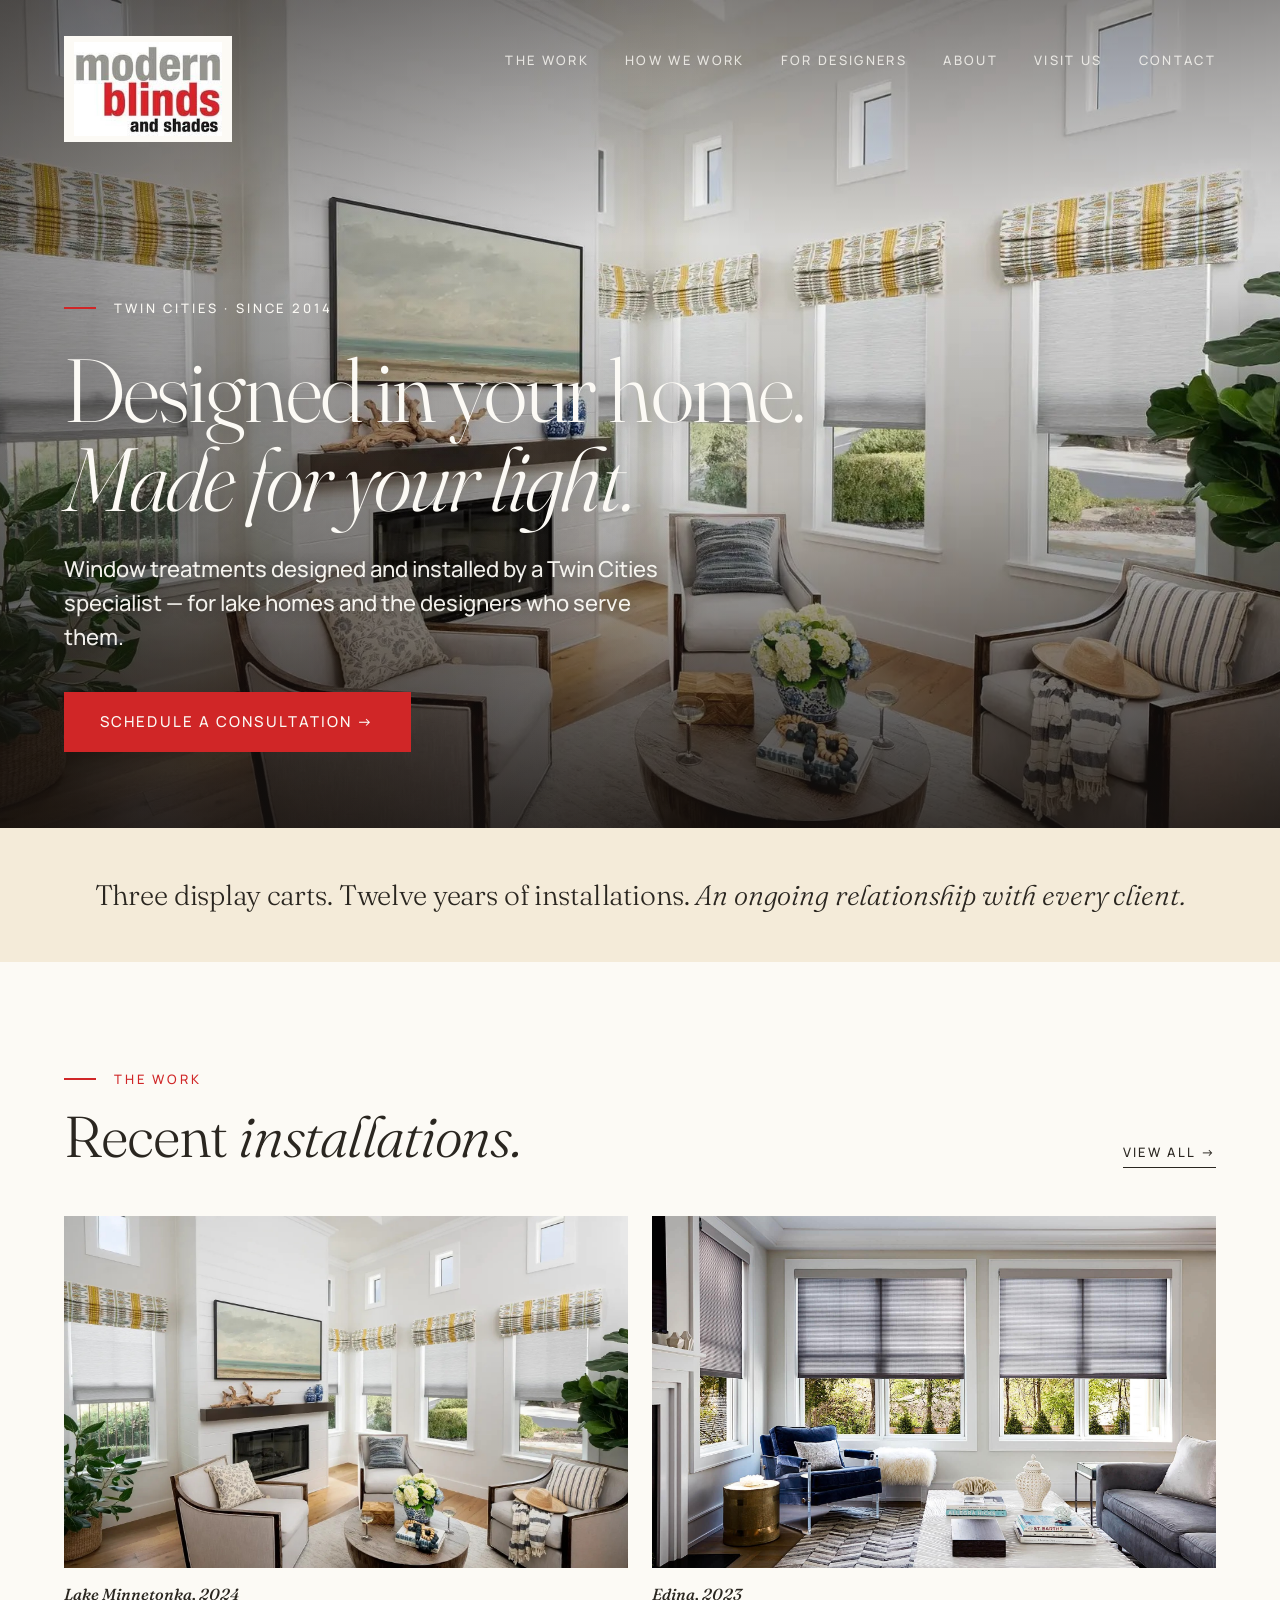
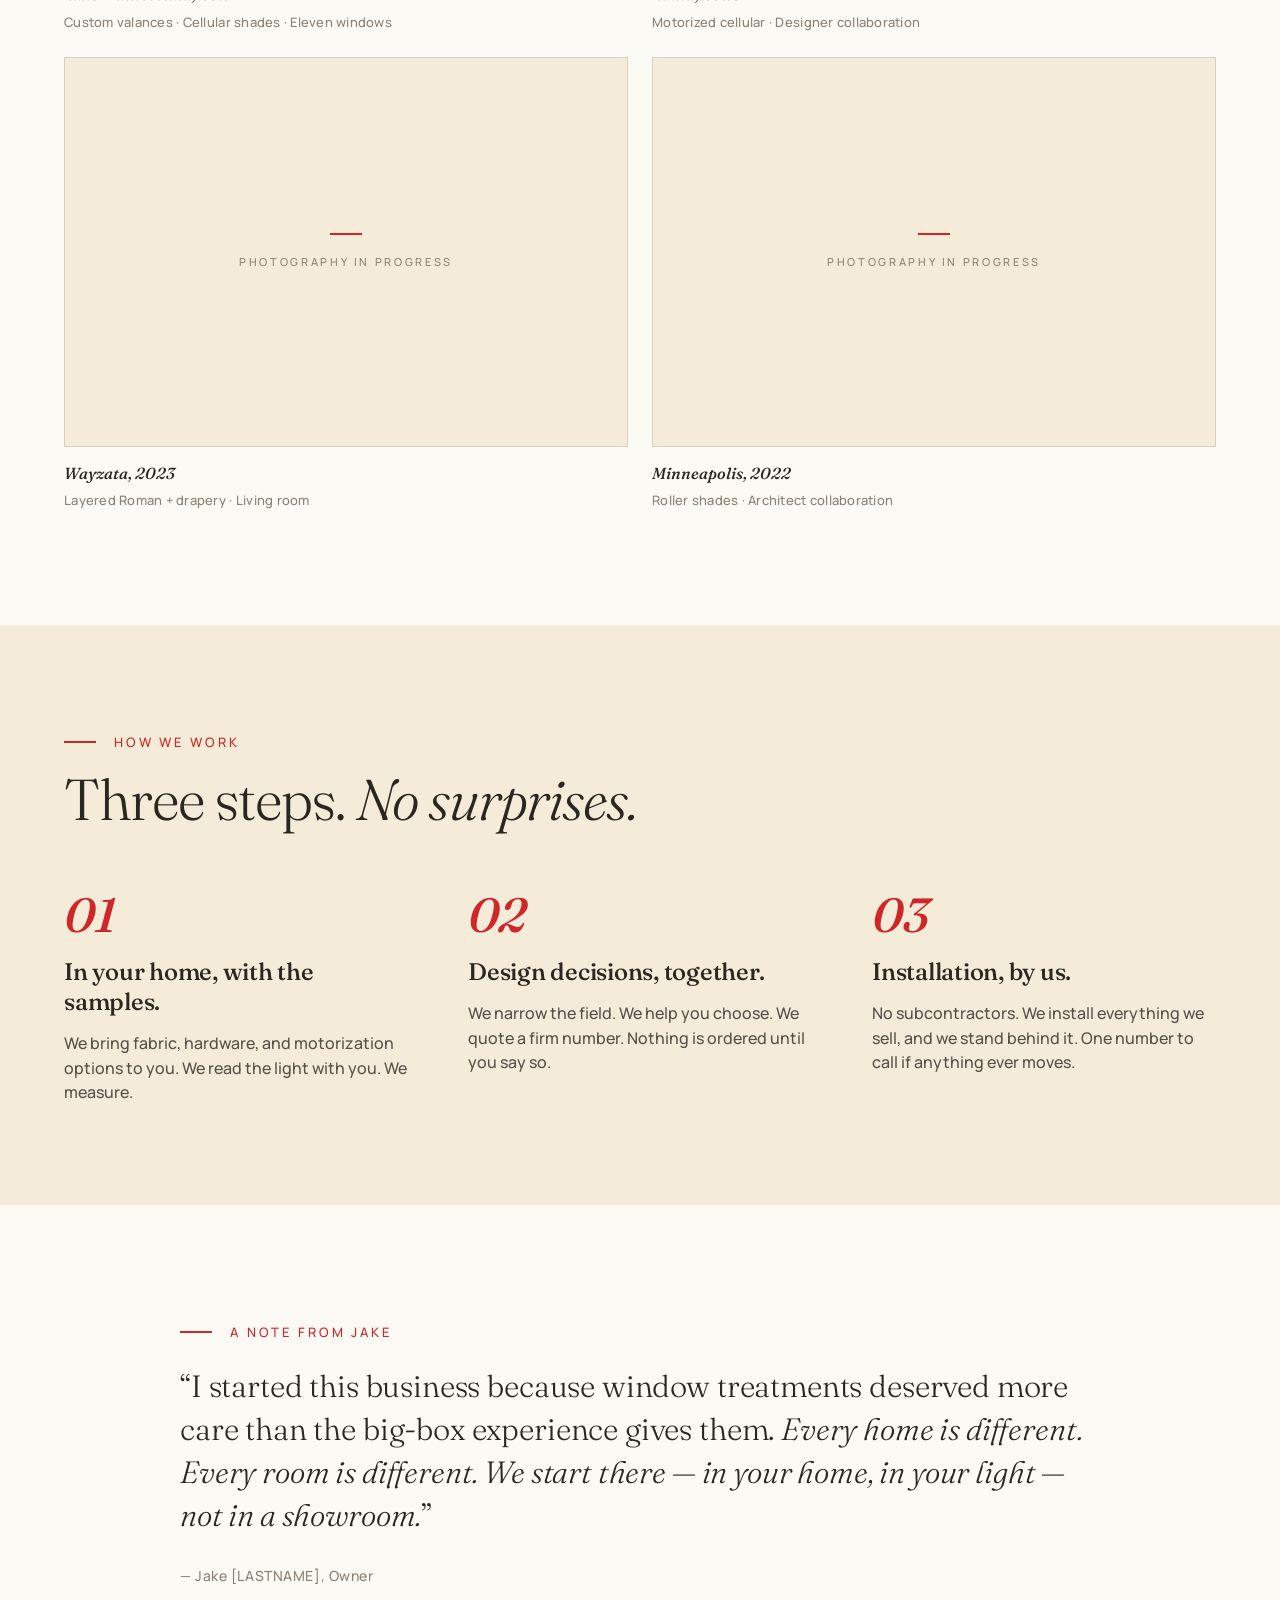
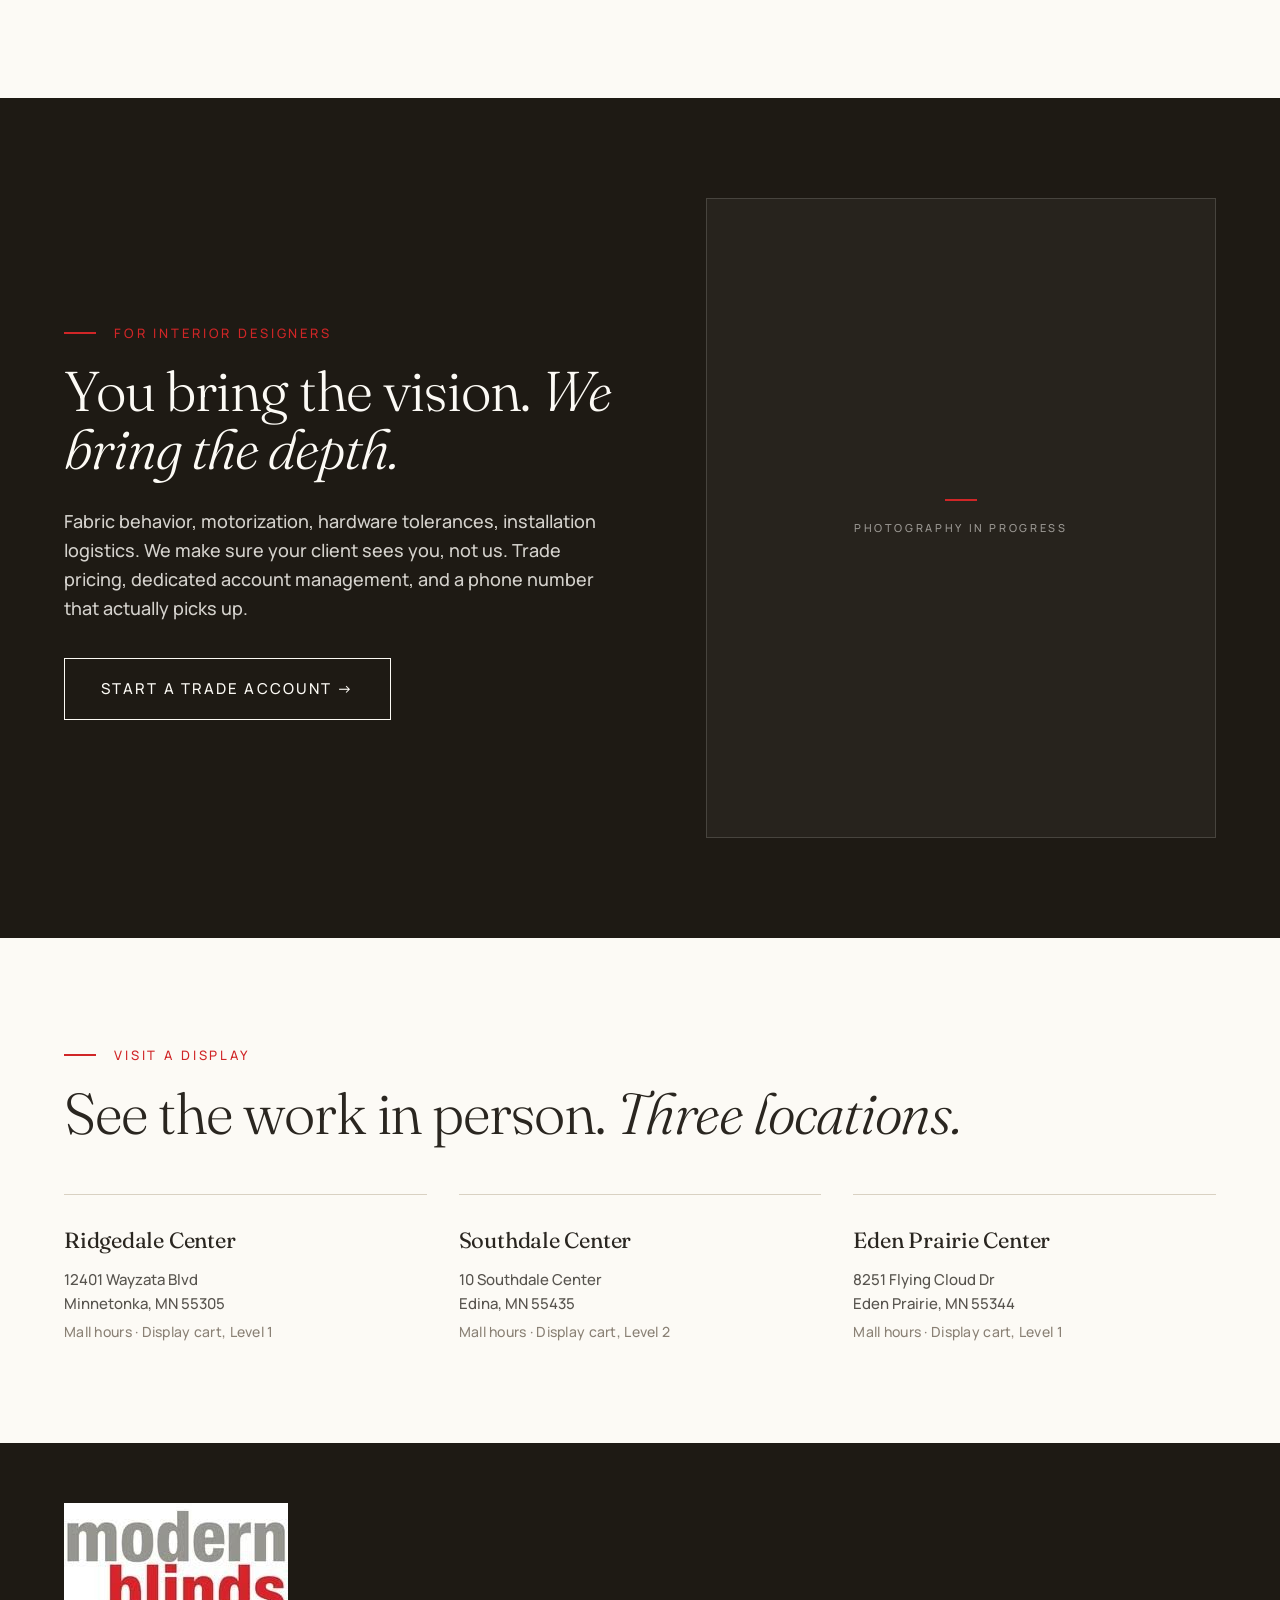
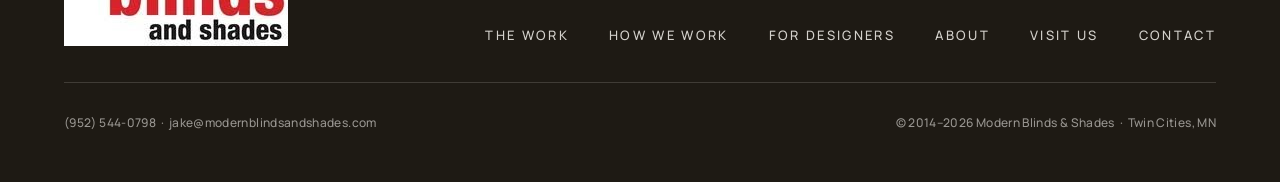
<file: index.html>
<!DOCTYPE html>
<html lang="en">
<head>
  <meta charset="utf-8">
  <meta name="viewport" content="width=device-width, initial-scale=1">
  <title>Modern Blinds &amp; Shades — Twin Cities Window Treatments</title>
  <meta name="description" content="Window treatments designed and installed by a Twin Cities specialist — for lake homes and the designers who serve them.">
  <link rel="preconnect" href="https://fonts.googleapis.com">
  <link rel="preconnect" href="https://fonts.gstatic.com" crossorigin>
  <link href="https://fonts.googleapis.com/css2?family=Fraunces:ital,opsz,wght@0,9..144,300;0,9..144,400;1,9..144,300;1,9..144,400&family=Manrope:wght@500&display=swap" rel="stylesheet">
  <link rel="stylesheet" href="style.css">
</head>
<body>

  <section class="hero">
    <div class="hero-scrim-top"></div>
    <div class="hero-scrim-bottom"></div>
    <div class="hero-scrim-left"></div>
    <header class="header header-overlay">
      <a href="index.html" class="logo"><img src="assets/logo.png" alt="Modern Blinds & Shades"></a>
      <nav>
        <a href="work.html">The Work</a><a href="how-we-work.html">How We Work</a><a href="for-designers.html">For Designers</a><a href="about.html">About</a><a href="visit-us.html">Visit Us</a><a href="contact.html">Contact</a>
      </nav>
    </header>
    <div class="hero-content">
      <div class="hero-eyebrow">Twin Cities · Since 2014</div>
      <h1>Designed in your home.<em>Made for your light.</em></h1>
      <p>Window treatments designed and installed by a Twin Cities specialist &mdash; for lake homes and the designers who serve them.</p>
      <a class="btn btn-arrow" href="contact.html">Schedule a Consultation</a>
    </div>
  </section>

  <section class="proof">
    <p>Three display carts. Twelve years of installations. <em>An ongoing relationship with every client.</em></p>
  </section>

  <section class="work">
    <div class="work-head">
      <div>
        <div class="eyebrow">The Work</div>
        <h2 class="section-title">Recent <em>installations.</em></h2>
      </div>
      <a class="view-all" href="work.html">VIEW ALL  →</a>
    </div>
    <div class="work-grid">
      <div class="work-card">
        <div class="photo"><img src="assets/hero.jpg" alt="Custom valances in a lake-house living room"></div>
        <div class="caption">Lake Minnetonka, 2024</div>
        <div class="sub">Custom valances · Cellular shades · Eleven windows</div>
      </div>
      <div class="work-card">
        <div class="photo"><img src="assets/work-1.jpg" alt="Cellular shades in a contemporary living room"></div>
        <div class="caption">Edina, 2023</div>
        <div class="sub">Motorized cellular · Designer collaboration</div>
      </div>
    </div>
    <div class="work-grid work-grid--small">
      <div class="work-card work-card--small work-card--placeholder">
        <div class="photo"><div class="placeholder-inner"><span class="placeholder-label">Photography in progress</span></div></div>
        <div class="caption">Wayzata, 2023</div>
        <div class="sub">Layered Roman + drapery · Living room</div>
      </div>
      <div class="work-card work-card--small work-card--placeholder">
        <div class="photo"><div class="placeholder-inner"><span class="placeholder-label">Photography in progress</span></div></div>
        <div class="caption">Minneapolis, 2022</div>
        <div class="sub">Roller shades · Architect collaboration</div>
      </div>
    </div>
  </section>

  <section class="how">
    <div class="eyebrow">How We Work</div>
    <h2 class="section-title">Three steps. <em>No surprises.</em></h2>
    <div class="how-grid">
      <div>
        <div class="step-num">01</div>
        <div class="step-title">In your home, with the samples.</div>
        <div class="step-body">We bring fabric, hardware, and motorization options to you. We read the light with you. We measure.</div>
      </div>
      <div>
        <div class="step-num">02</div>
        <div class="step-title">Design decisions, together.</div>
        <div class="step-body">We narrow the field. We help you choose. We quote a firm number. Nothing is ordered until you say so.</div>
      </div>
      <div>
        <div class="step-num">03</div>
        <div class="step-title">Installation, by us.</div>
        <div class="step-body">No subcontractors. We install everything we sell, and we stand behind it. One number to call if anything ever moves.</div>
      </div>
    </div>
  </section>

  <section class="note">
    <div class="note-inner">
      <div class="eyebrow">A Note From Jake</div>
      <p class="quote">
        &ldquo;I started this business because window treatments deserved more care than the big-box experience gives them. <em>Every home is different. Every room is different. We start there &mdash; in your home, in your light &mdash; not in a showroom.</em>&rdquo;
      </p>
      <div class="attribution">— Jake [LASTNAME], Owner</div>
    </div>
  </section>

  <section class="designers">
    <div class="designers-grid">
      <div>
        <div class="eyebrow">For Interior Designers</div>
        <h2>You bring the vision. <em>We bring the depth.</em></h2>
        <p>Fabric behavior, motorization, hardware tolerances, installation logistics. We make sure your client sees you, not us. Trade pricing, dedicated account management, and a phone number that actually picks up.</p>
        <a class="btn btn-ghost btn-arrow" href="for-designers.html">Start a Trade Account</a>
      </div>
      <div>
        <div class="photo designers-placeholder">
          <div class="placeholder-inner"><span class="placeholder-label">Photography in progress</span></div>
        </div>
      </div>
    </div>
  </section>

  <section class="visit">
    <div class="eyebrow">Visit a Display</div>
    <h2 class="section-title">See the work in person. <em>Three locations.</em></h2>
    <div class="visit-grid">
      <div class="location">
        <h3>Ridgedale Center</h3>
        <div class="addr">12401 Wayzata Blvd<br>Minnetonka, MN 55305</div>
        <div class="hours">Mall hours · Display cart, Level 1</div>
      </div>
      <div class="location">
        <h3>Southdale Center</h3>
        <div class="addr">10 Southdale Center<br>Edina, MN 55435</div>
        <div class="hours">Mall hours · Display cart, Level 2</div>
      </div>
      <div class="location">
        <h3>Eden Prairie Center</h3>
        <div class="addr">8251 Flying Cloud Dr<br>Eden Prairie, MN 55344</div>
        <div class="hours">Mall hours · Display cart, Level 1</div>
      </div>
    </div>
  </section>

  <footer>
    <div class="footer-top">
      <a href="index.html" class="logo"><img src="assets/logo.png" alt="Modern Blinds & Shades"></a>
      <nav>
        <a href="work.html">The Work</a><a href="how-we-work.html">How We Work</a><a href="for-designers.html">For Designers</a><a href="about.html">About</a><a href="visit-us.html">Visit Us</a><a href="contact.html">Contact</a>
      </nav>
    </div>
    <div class="footer-bottom">
      <div>(952) 544-0798 &nbsp;·&nbsp; jake@modernblindsandshades.com</div>
      <div>© 2014–2026 Modern Blinds &amp; Shades &nbsp;·&nbsp; Twin Cities, MN</div>
    </div>
  </footer>
</body>
</html>
</file>
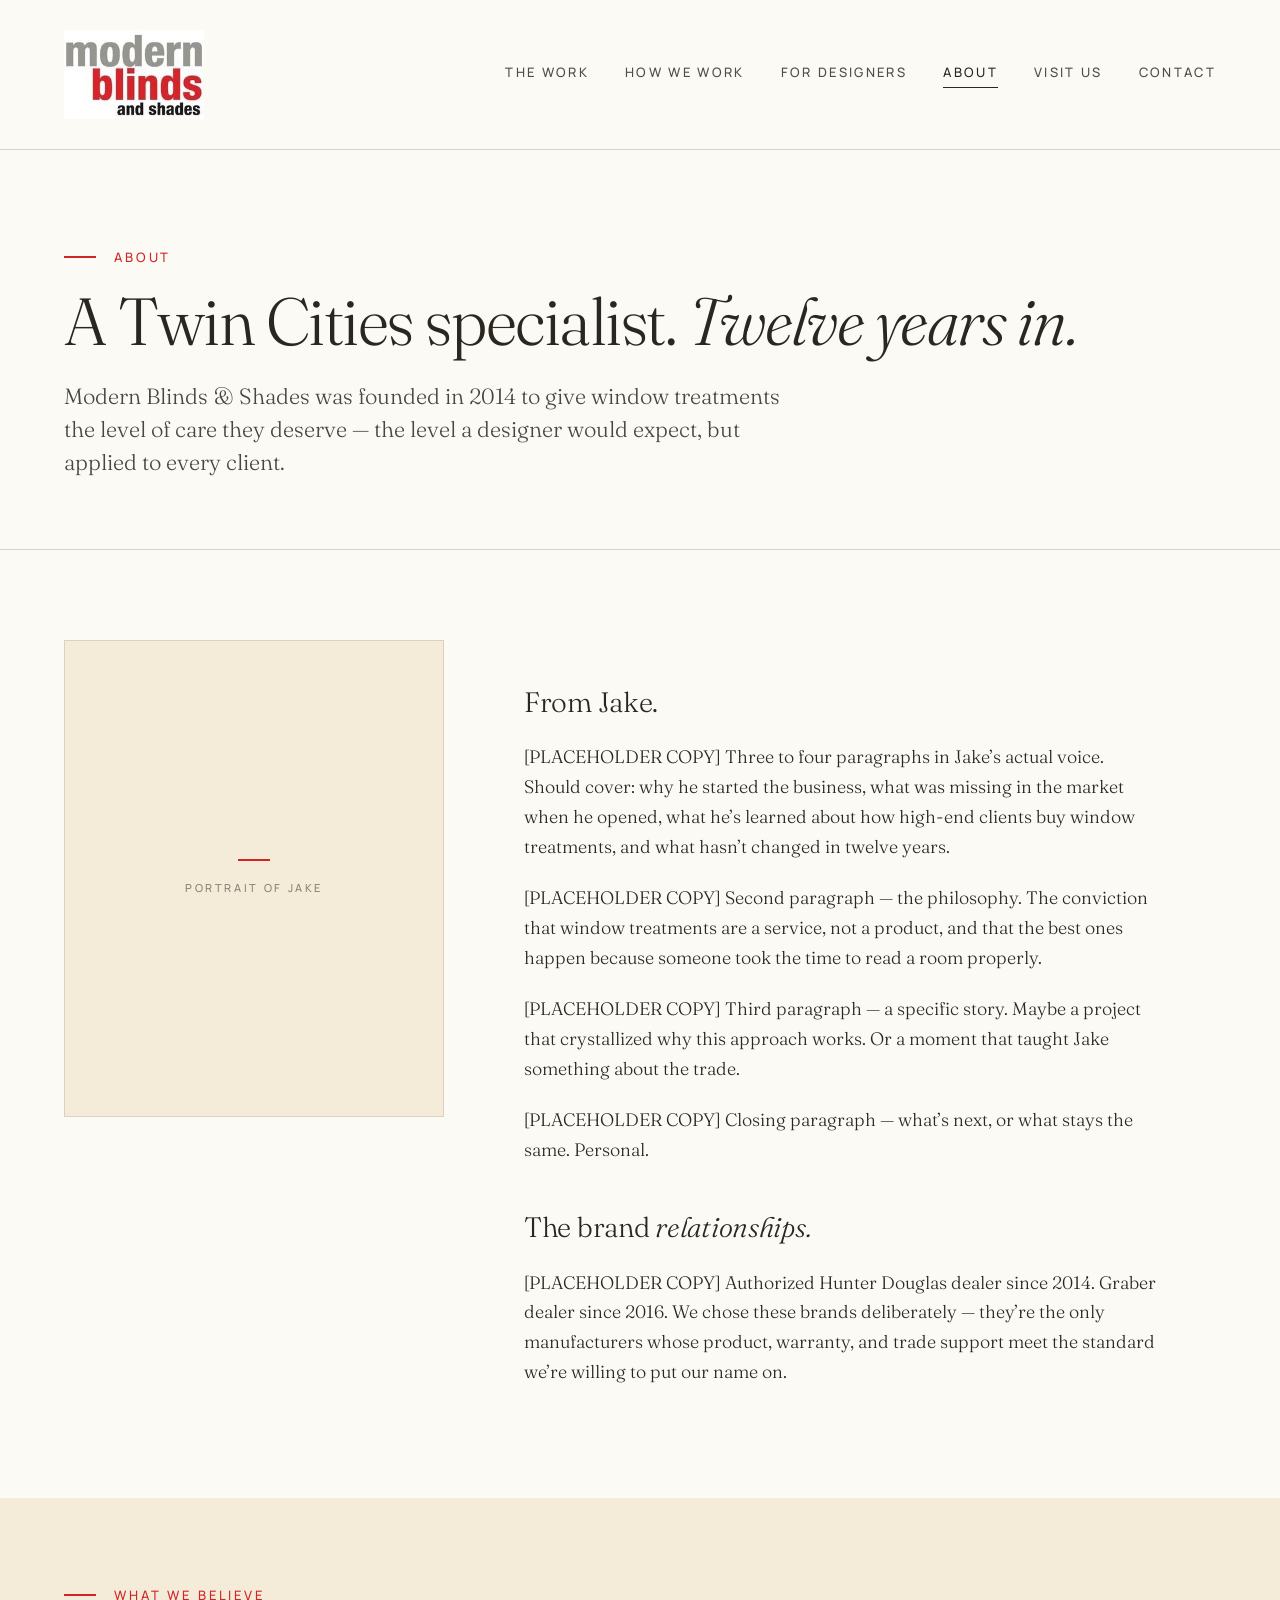
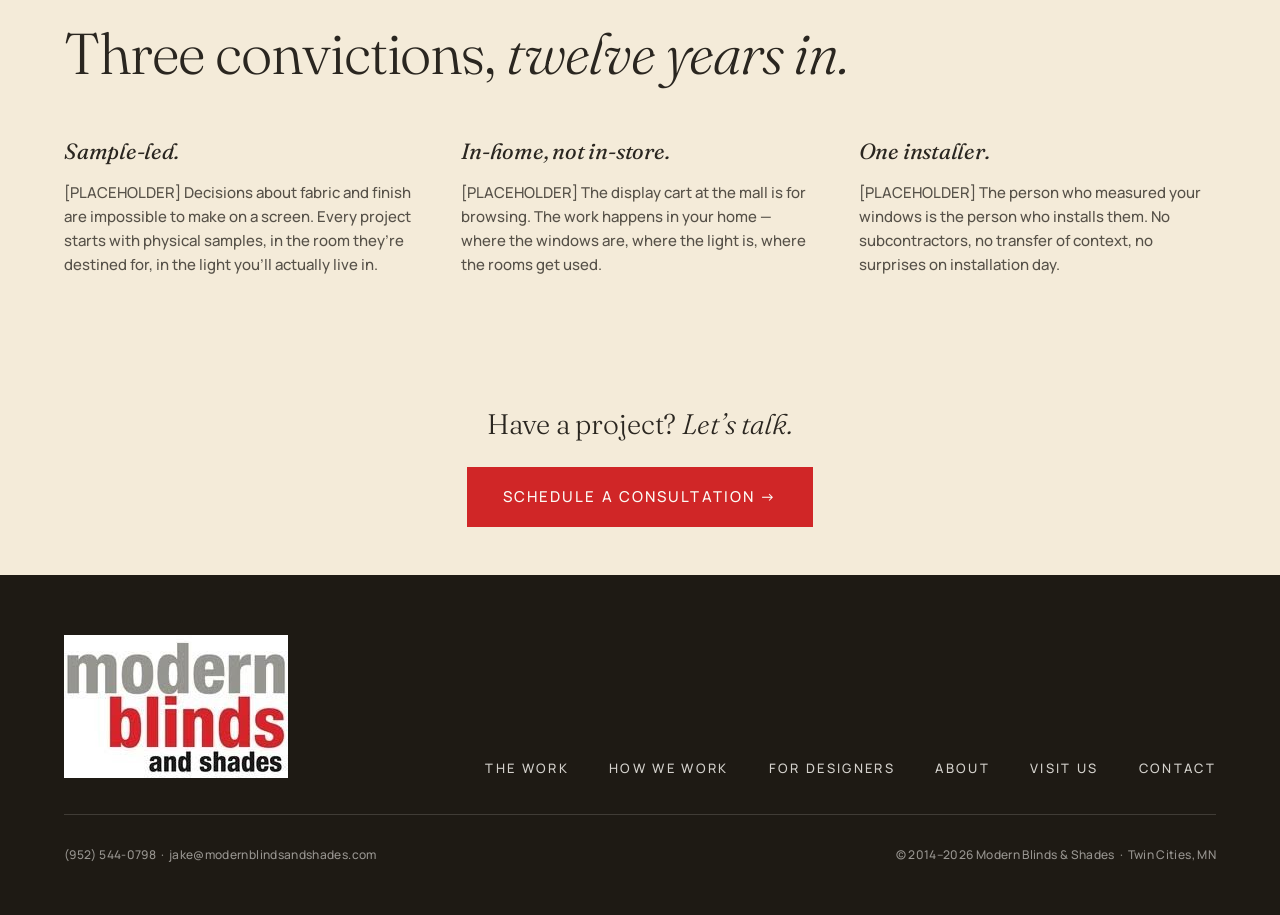
<file: about.html>
<!DOCTYPE html>
<html lang="en">
<head>
  <meta charset="utf-8">
  <meta name="viewport" content="width=device-width, initial-scale=1">
  <title>About — Modern Blinds &amp; Shades</title>
  <meta name="description" content="Modern Blinds & Shades is a Twin Cities window-treatment specialist, founded by Jake. Hunter Douglas and Graber dealer since 2014.">
  <link rel="preconnect" href="https://fonts.googleapis.com">
  <link rel="preconnect" href="https://fonts.gstatic.com" crossorigin>
  <link href="https://fonts.googleapis.com/css2?family=Fraunces:ital,opsz,wght@0,9..144,300;0,9..144,400;1,9..144,300;1,9..144,400&family=Manrope:wght@500&display=swap" rel="stylesheet">
  <link rel="stylesheet" href="style.css">
</head>
<body>

  <header class="header header-standard">
    <a href="index.html" class="logo"><img src="assets/logo.png" alt="Modern Blinds & Shades"></a>
    <nav>
      <a href="work.html">The Work</a><a href="how-we-work.html">How We Work</a><a href="for-designers.html">For Designers</a><a href="about.html" class="active">About</a><a href="visit-us.html">Visit Us</a><a href="contact.html">Contact</a>
    </nav>
  </header>

  <section class="page-hero">
    <div class="eyebrow">About</div>
    <h1>A Twin Cities specialist. <em>Twelve years in.</em></h1>
    <p class="lead">Modern Blinds &amp; Shades was founded in 2014 to give window treatments the level of care they deserve &mdash; the level a designer would expect, but applied to every client.</p>
  </section>

  <section class="about-section">
    <div class="about-grid">
      <div class="portrait">
        <div class="photo"><div class="placeholder-inner"><span class="placeholder-label">Portrait of Jake</span></div></div>
      </div>
      <div class="narrative">
        <h3>From Jake.</h3>
        <p>[PLACEHOLDER COPY] Three to four paragraphs in Jake&rsquo;s actual voice. Should cover: why he started the business, what was missing in the market when he opened, what he&rsquo;s learned about how high-end clients buy window treatments, and what hasn&rsquo;t changed in twelve years.</p>
        <p>[PLACEHOLDER COPY] Second paragraph &mdash; the philosophy. The conviction that window treatments are a service, not a product, and that the best ones happen because someone took the time to read a room properly.</p>
        <p>[PLACEHOLDER COPY] Third paragraph &mdash; a specific story. Maybe a project that crystallized why this approach works. Or a moment that taught Jake something about the trade.</p>
        <p>[PLACEHOLDER COPY] Closing paragraph &mdash; what&rsquo;s next, or what stays the same. Personal.</p>

        <h3>The brand <em>relationships.</em></h3>
        <p>[PLACEHOLDER COPY] Authorized Hunter Douglas dealer since 2014. Graber dealer since 2016. We chose these brands deliberately &mdash; they&rsquo;re the only manufacturers whose product, warranty, and trade support meet the standard we&rsquo;re willing to put our name on.</p>
      </div>
    </div>
  </section>

  <section class="values-band">
    <div class="eyebrow">What we believe</div>
    <h2 class="section-title">Three convictions, <em>twelve years in.</em></h2>
    <div class="values-grid" style="margin-top:50px">
      <div class="value">
        <h4>Sample-led.</h4>
        <p>[PLACEHOLDER] Decisions about fabric and finish are impossible to make on a screen. Every project starts with physical samples, in the room they&rsquo;re destined for, in the light you&rsquo;ll actually live in.</p>
      </div>
      <div class="value">
        <h4>In-home, not in-store.</h4>
        <p>[PLACEHOLDER] The display cart at the mall is for browsing. The work happens in your home &mdash; where the windows are, where the light is, where the rooms get used.</p>
      </div>
      <div class="value">
        <h4>One installer.</h4>
        <p>[PLACEHOLDER] The person who measured your windows is the person who installs them. No subcontractors, no transfer of context, no surprises on installation day.</p>
      </div>
    </div>
  </section>

  <section class="proof">
    <p>Have a project? <em>Let&rsquo;s talk.</em></p>
    <div style="margin-top:24px"><a class="btn btn-arrow" href="contact.html">Schedule a consultation</a></div>
  </section>

  <footer>
    <div class="footer-top">
      <a href="index.html" class="logo"><img src="assets/logo.png" alt="Modern Blinds & Shades"></a>
      <nav>
        <a href="work.html">The Work</a><a href="how-we-work.html">How We Work</a><a href="for-designers.html">For Designers</a><a href="about.html">About</a><a href="visit-us.html">Visit Us</a><a href="contact.html">Contact</a>
      </nav>
    </div>
    <div class="footer-bottom">
      <div>(952) 544-0798 &nbsp;·&nbsp; jake@modernblindsandshades.com</div>
      <div>© 2014–2026 Modern Blinds &amp; Shades &nbsp;·&nbsp; Twin Cities, MN</div>
    </div>
  </footer>
</body>
</html>
</file>
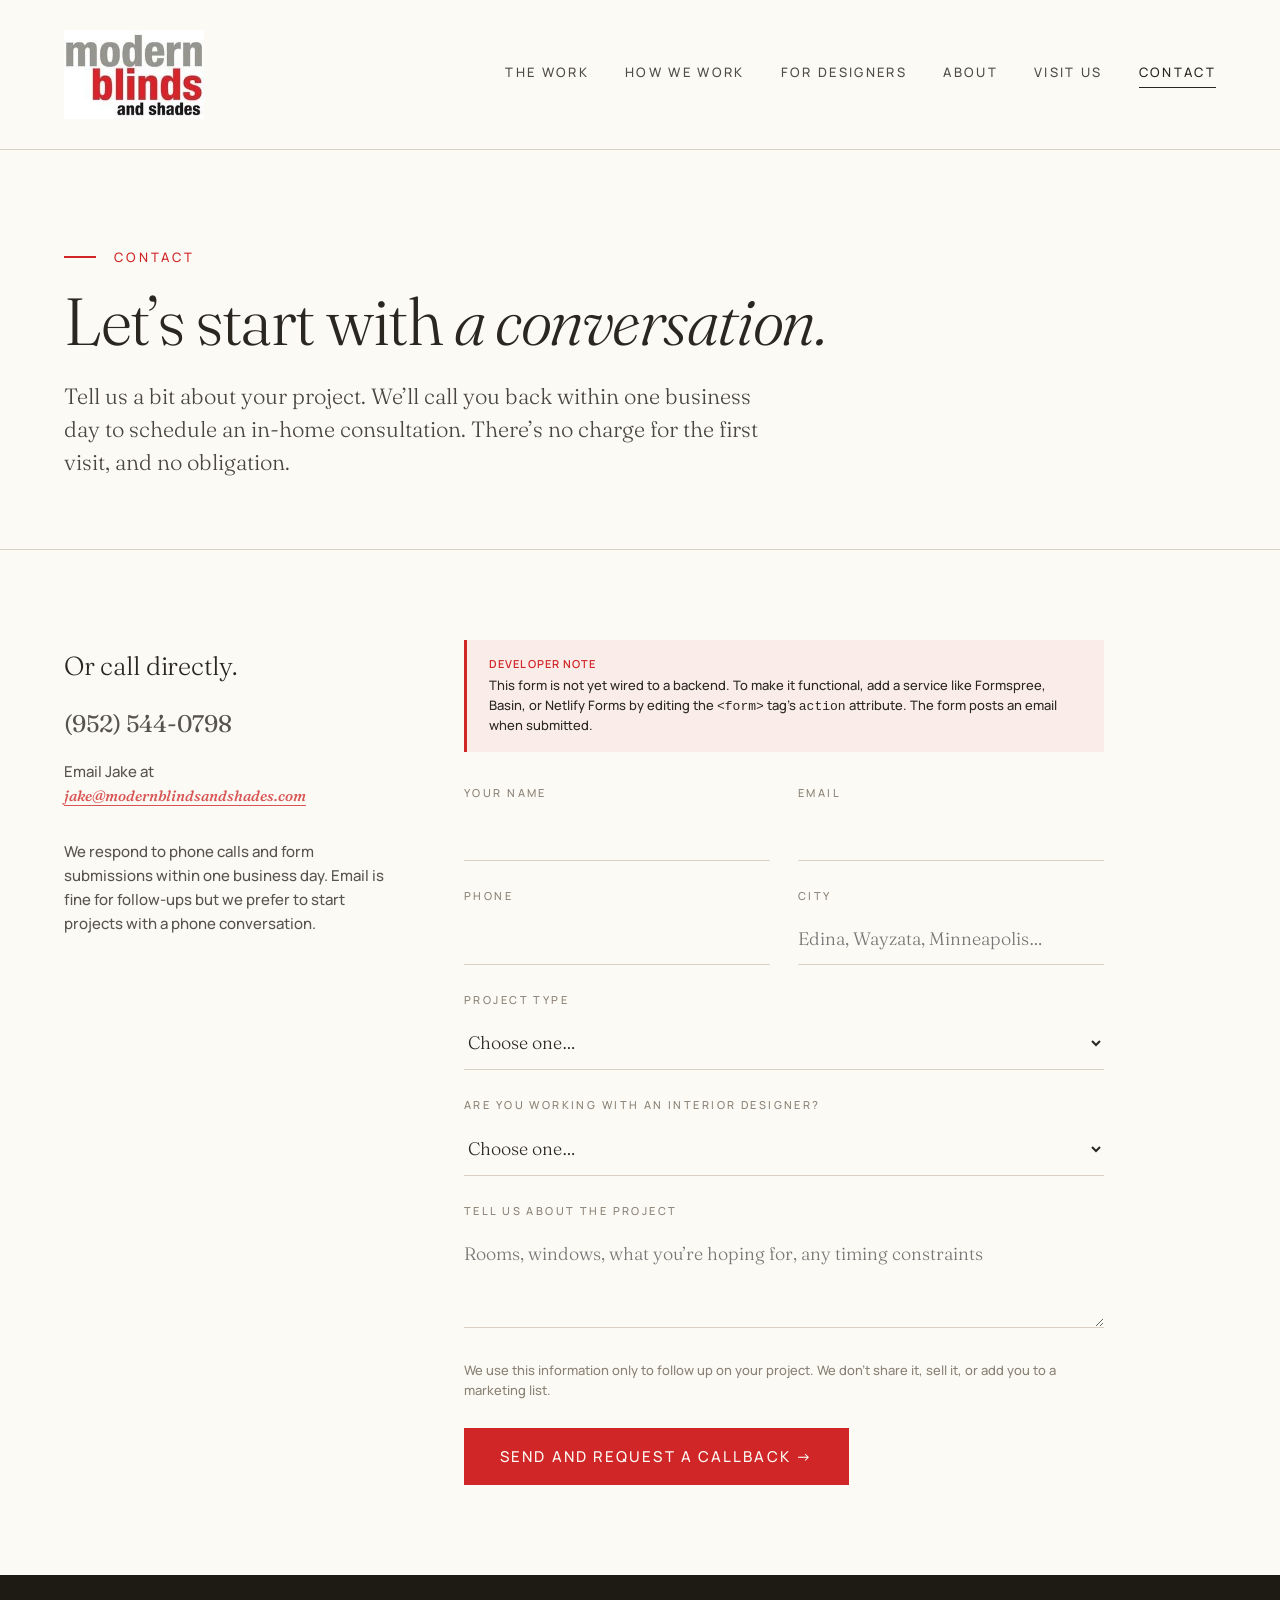
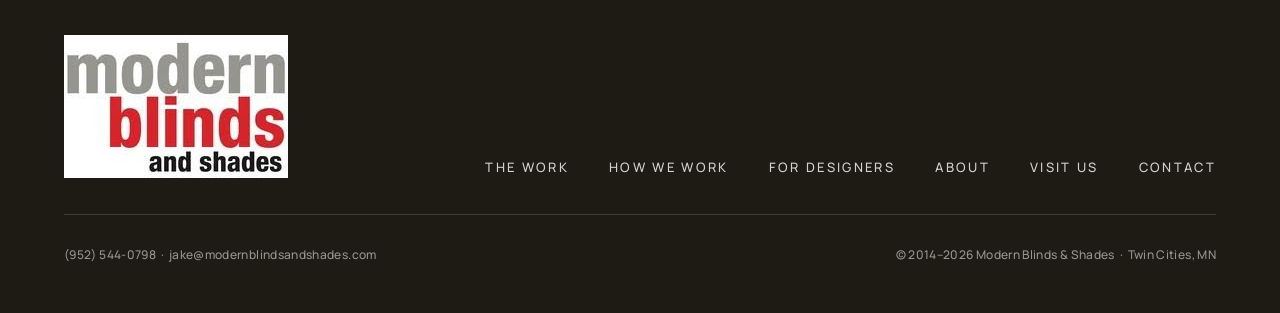
<file: contact.html>
<!DOCTYPE html>
<html lang="en">
<head>
  <meta charset="utf-8">
  <meta name="viewport" content="width=device-width, initial-scale=1">
  <title>Contact — Modern Blinds &amp; Shades</title>
  <meta name="description" content="Get in touch with Modern Blinds & Shades. We&apos;ll respond within one business day to schedule your in-home consultation.">
  <link rel="preconnect" href="https://fonts.googleapis.com">
  <link rel="preconnect" href="https://fonts.gstatic.com" crossorigin>
  <link href="https://fonts.googleapis.com/css2?family=Fraunces:ital,opsz,wght@0,9..144,300;0,9..144,400;1,9..144,300;1,9..144,400&family=Manrope:wght@500&display=swap" rel="stylesheet">
  <link rel="stylesheet" href="style.css">
</head>
<body>

  <header class="header header-standard">
    <a href="index.html" class="logo"><img src="assets/logo.png" alt="Modern Blinds & Shades"></a>
    <nav>
      <a href="work.html">The Work</a><a href="how-we-work.html">How We Work</a><a href="for-designers.html">For Designers</a><a href="about.html">About</a><a href="visit-us.html">Visit Us</a><a href="contact.html" class="active">Contact</a>
    </nav>
  </header>

  <section class="page-hero">
    <div class="eyebrow">Contact</div>
    <h1>Let&rsquo;s start with <em>a conversation.</em></h1>
    <p class="lead">Tell us a bit about your project. We&rsquo;ll call you back within one business day to schedule an in-home consultation. There&rsquo;s no charge for the first visit, and no obligation.</p>
  </section>

  <section class="form-section">
    <div class="form-grid">
      <div class="sidebar">
        <h3>Or call directly.</h3>
        <p><strong style="font-family:var(--serif);font-weight:400;font-size:24px;color:var(--ink)">(952) 544-0798</strong></p>
        <p>Email Jake at <a href="mailto:jake@modernblindsandshades.com">jake@modernblindsandshades.com</a></p>
        <p style="margin-top:32px">We respond to phone calls and form submissions within one business day. Email is fine for follow-ups but we prefer to start projects with a phone conversation.</p>
      </div>
      <form>
        <div class="dev-note">
          <strong>Developer note</strong>
          This form is not yet wired to a backend. To make it functional, add a service like Formspree, Basin, or Netlify Forms by editing the <code>&lt;form&gt;</code> tag&rsquo;s <code>action</code> attribute. The form posts an email when submitted.
        </div>
        <div class="field-row">
          <div class="field">
            <label for="name">Your name</label>
            <input type="text" id="name" name="name" required>
          </div>
          <div class="field">
            <label for="email">Email</label>
            <input type="email" id="email" name="email" required>
          </div>
        </div>
        <div class="field-row">
          <div class="field">
            <label for="phone">Phone</label>
            <input type="tel" id="phone" name="phone" required>
          </div>
          <div class="field">
            <label for="city">City</label>
            <input type="text" id="city" name="city" placeholder="Edina, Wayzata, Minneapolis…">
          </div>
        </div>
        <div class="field">
          <label for="project">Project type</label>
          <select id="project" name="project">
            <option value="">Choose one…</option>
            <option>New construction</option>
            <option>Renovation</option>
            <option>Replacing existing window treatments</option>
            <option>Adding to a previous project</option>
            <option>Not sure yet</option>
          </select>
        </div>
        <div class="field">
          <label for="designer">Are you working with an interior designer?</label>
          <select id="designer" name="designer">
            <option value="">Choose one…</option>
            <option>Yes</option>
            <option>No</option>
            <option>Considering one</option>
          </select>
        </div>
        <div class="field">
          <label for="msg">Tell us about the project</label>
          <textarea id="msg" name="msg" placeholder="Rooms, windows, what you&rsquo;re hoping for, any timing constraints"></textarea>
        </div>
        <p class="form-note">We use this information only to follow up on your project. We don&rsquo;t share it, sell it, or add you to a marketing list.</p>
        <button type="submit" class="btn btn-arrow">Send and request a callback</button>
      </form>
    </div>
  </section>

  <footer>
    <div class="footer-top">
      <a href="index.html" class="logo"><img src="assets/logo.png" alt="Modern Blinds & Shades"></a>
      <nav>
        <a href="work.html">The Work</a><a href="how-we-work.html">How We Work</a><a href="for-designers.html">For Designers</a><a href="about.html">About</a><a href="visit-us.html">Visit Us</a><a href="contact.html">Contact</a>
      </nav>
    </div>
    <div class="footer-bottom">
      <div>(952) 544-0798 &nbsp;·&nbsp; jake@modernblindsandshades.com</div>
      <div>© 2014–2026 Modern Blinds &amp; Shades &nbsp;·&nbsp; Twin Cities, MN</div>
    </div>
  </footer>
</body>
</html>
</file>
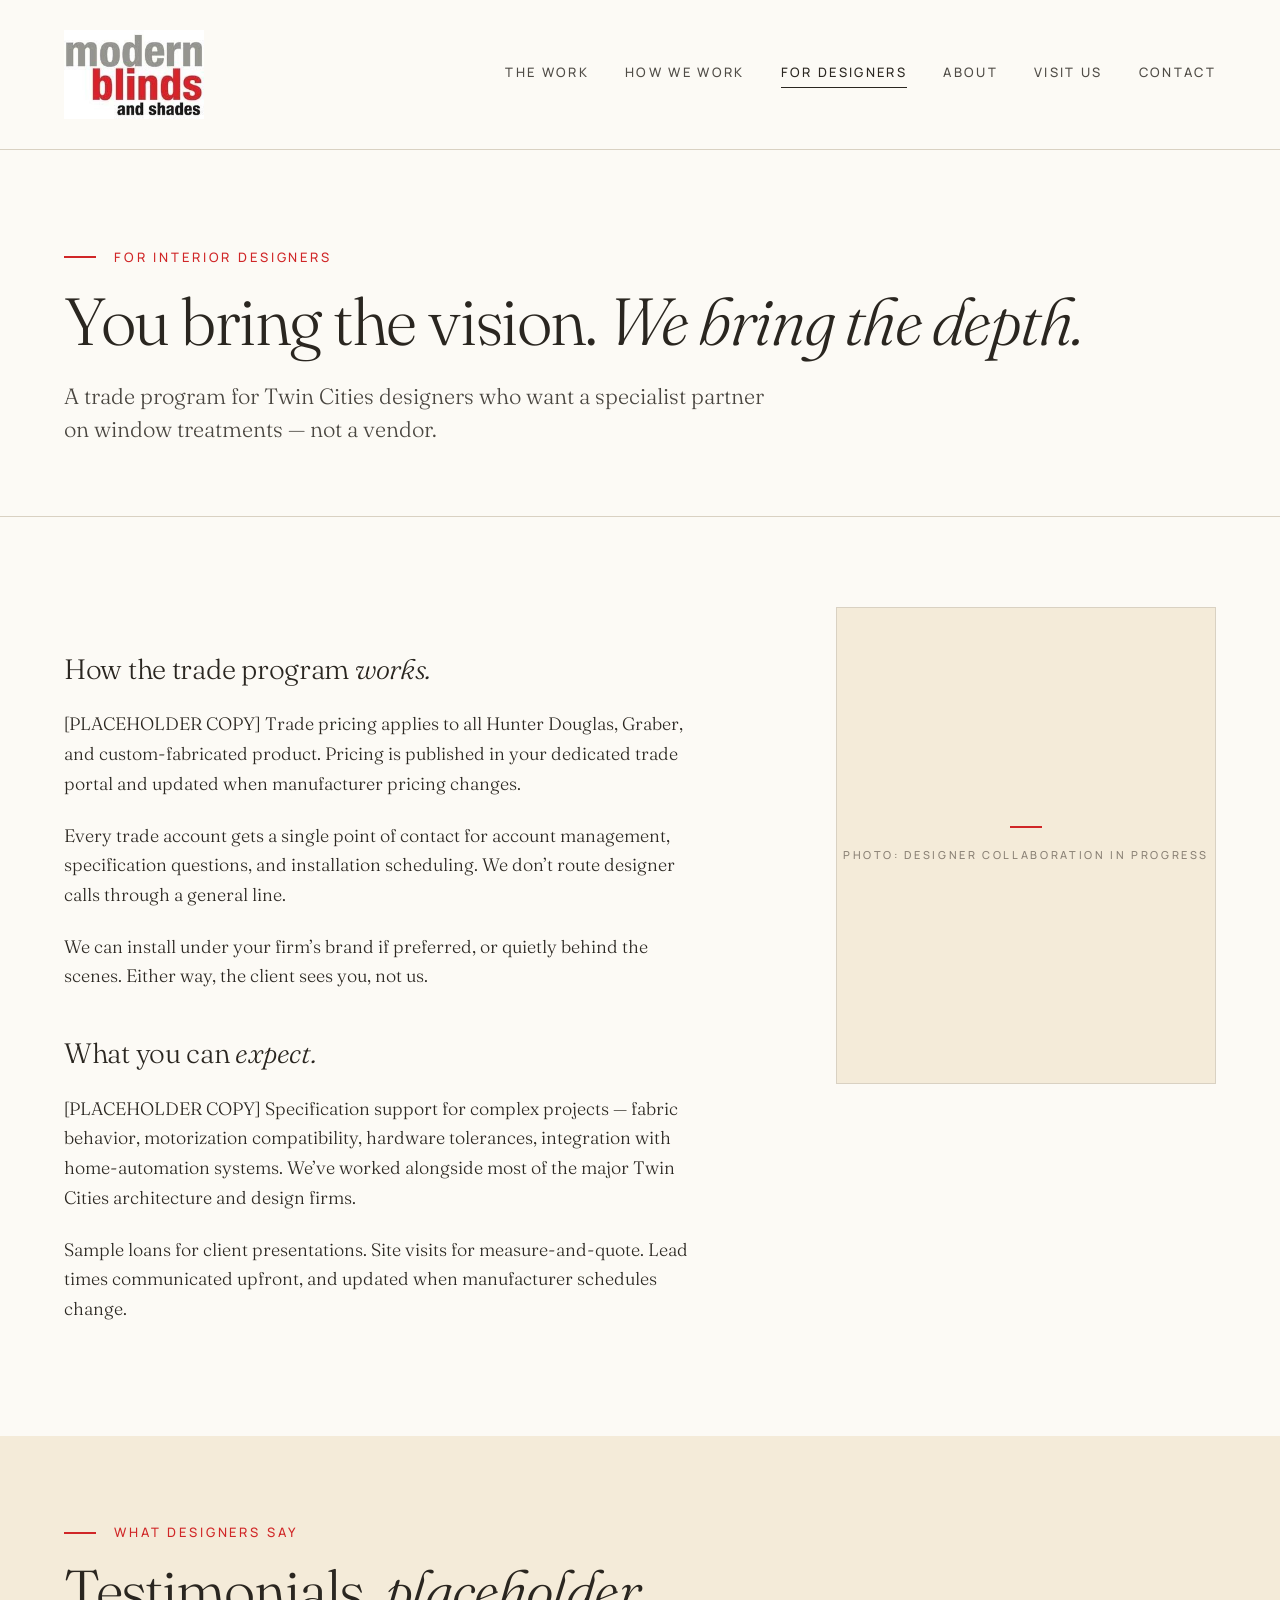
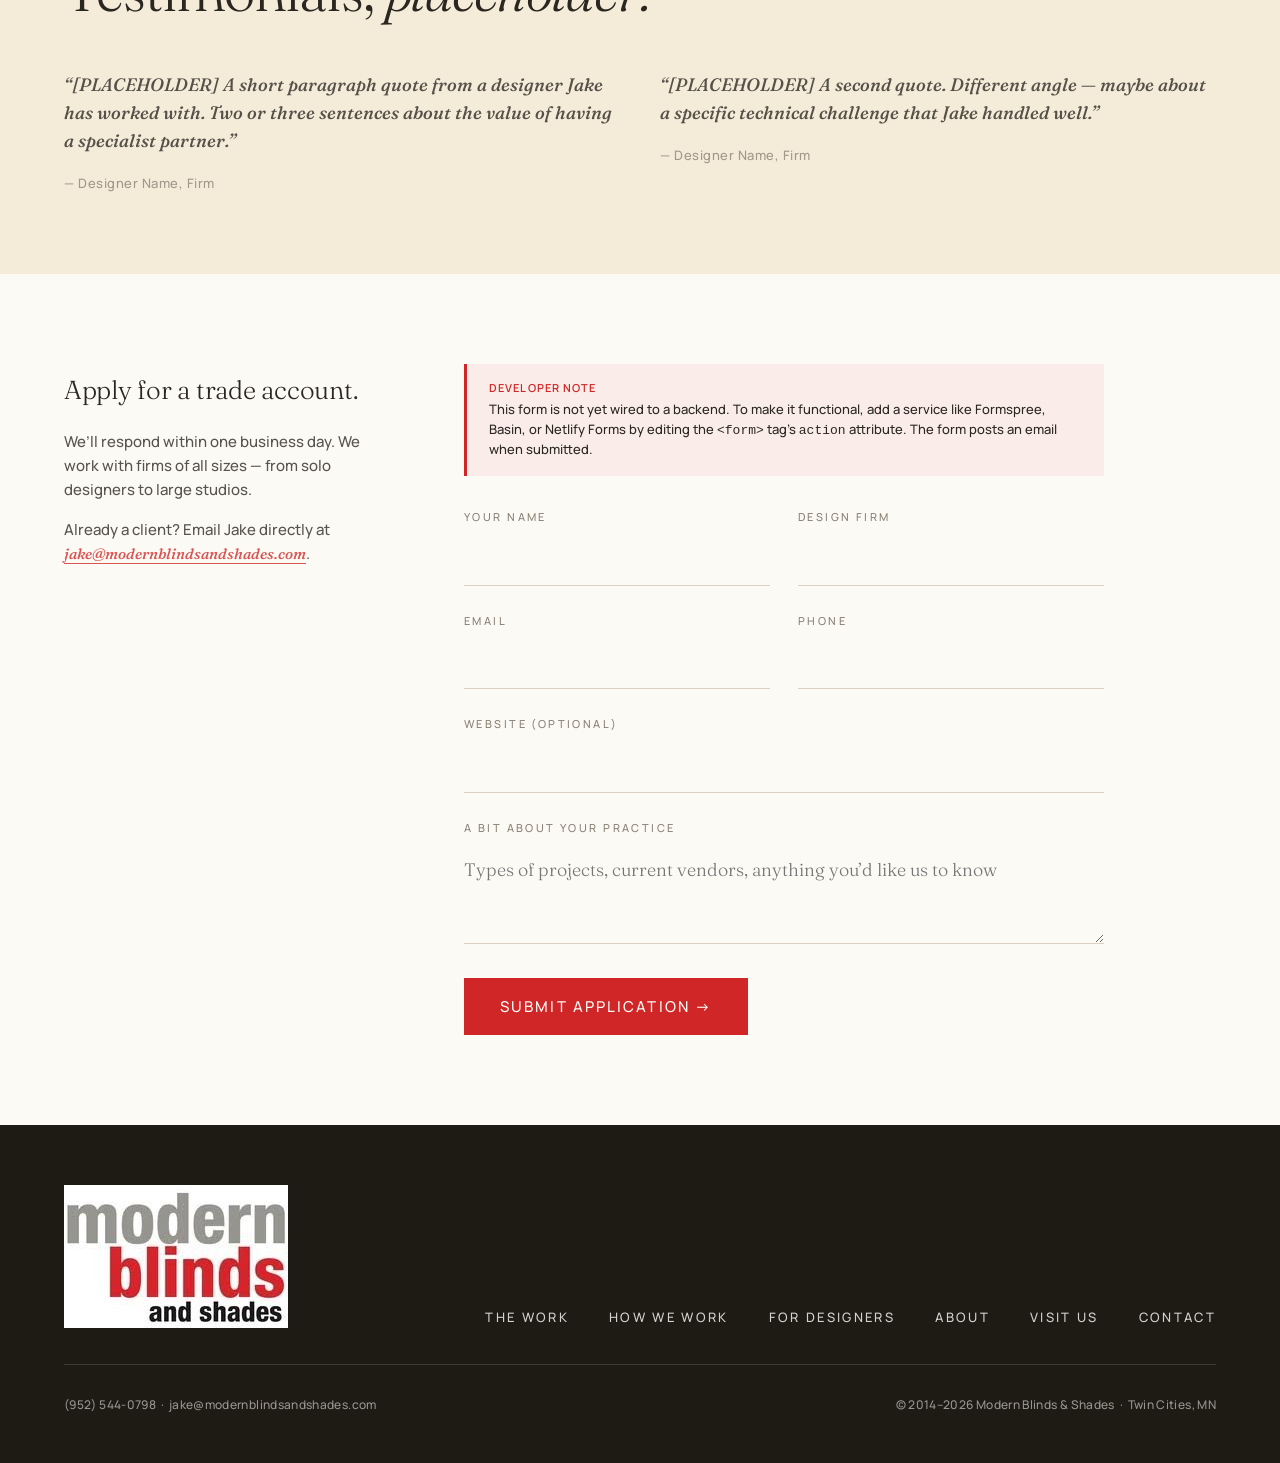
<file: for-designers.html>
<!DOCTYPE html>
<html lang="en">
<head>
  <meta charset="utf-8">
  <meta name="viewport" content="width=device-width, initial-scale=1">
  <title>For Designers — Modern Blinds &amp; Shades</title>
  <meta name="description" content="Trade program for interior designers in the Twin Cities. Trade pricing, dedicated account management, and specialist depth for window treatments.">
  <link rel="preconnect" href="https://fonts.googleapis.com">
  <link rel="preconnect" href="https://fonts.gstatic.com" crossorigin>
  <link href="https://fonts.googleapis.com/css2?family=Fraunces:ital,opsz,wght@0,9..144,300;0,9..144,400;1,9..144,300;1,9..144,400&family=Manrope:wght@500&display=swap" rel="stylesheet">
  <link rel="stylesheet" href="style.css">
</head>
<body>

  <header class="header header-standard">
    <a href="index.html" class="logo"><img src="assets/logo.png" alt="Modern Blinds & Shades"></a>
    <nav>
      <a href="work.html">The Work</a><a href="how-we-work.html">How We Work</a><a href="for-designers.html" class="active">For Designers</a><a href="about.html">About</a><a href="visit-us.html">Visit Us</a><a href="contact.html">Contact</a>
    </nav>
  </header>

  <section class="page-hero">
    <div class="eyebrow">For Interior Designers</div>
    <h1>You bring the vision. <em>We bring the depth.</em></h1>
    <p class="lead">A trade program for Twin Cities designers who want a specialist partner on window treatments &mdash; not a vendor.</p>
  </section>

  <section class="about-section">
    <div class="about-grid">
      <div class="narrative">
        <h3>How the trade program <em>works.</em></h3>
        <p>[PLACEHOLDER COPY] Trade pricing applies to all Hunter Douglas, Graber, and custom-fabricated product. Pricing is published in your dedicated trade portal and updated when manufacturer pricing changes.</p>
        <p>Every trade account gets a single point of contact for account management, specification questions, and installation scheduling. We don&rsquo;t route designer calls through a general line.</p>
        <p>We can install under your firm&rsquo;s brand if preferred, or quietly behind the scenes. Either way, the client sees you, not us.</p>

        <h3>What you can <em>expect.</em></h3>
        <p>[PLACEHOLDER COPY] Specification support for complex projects &mdash; fabric behavior, motorization compatibility, hardware tolerances, integration with home-automation systems. We&rsquo;ve worked alongside most of the major Twin Cities architecture and design firms.</p>
        <p>Sample loans for client presentations. Site visits for measure-and-quote. Lead times communicated upfront, and updated when manufacturer schedules change.</p>
      </div>
      <div class="portrait">
        <div class="photo"><div class="placeholder-inner"><span class="placeholder-label">Photo: Designer collaboration in progress</span></div></div>
      </div>
    </div>
  </section>

  <section class="values-band">
    <div class="eyebrow">What designers say</div>
    <h2 class="section-title">Testimonials, <em>placeholder.</em></h2>
    <div class="values-grid" style="margin-top:50px">
      <div class="value">
        <p style="font-family:var(--serif);font-style:italic;font-size:18px;line-height:1.55;margin-bottom:18px">&ldquo;[PLACEHOLDER] A short paragraph quote from a designer Jake has worked with. Two or three sentences about the value of having a specialist partner.&rdquo;</p>
        <p style="font-size:13px;color:var(--stone);letter-spacing:0.04em">— Designer Name, Firm</p>
      </div>
      <div class="value">
        <p style="font-family:var(--serif);font-style:italic;font-size:18px;line-height:1.55;margin-bottom:18px">&ldquo;[PLACEHOLDER] A second quote. Different angle &mdash; maybe about a specific technical challenge that Jake handled well.&rdquo;</p>
        <p style="font-size:13px;color:var(--stone);letter-spacing:0.04em">— Designer Name, Firm</p>
      </div>
    </div>
  </section>

  <section class="form-section">
    <div class="form-grid">
      <div class="sidebar">
        <h3>Apply for a trade account.</h3>
        <p>We&rsquo;ll respond within one business day. We work with firms of all sizes &mdash; from solo designers to large studios.</p>
        <p>Already a client? Email Jake directly at <a href="mailto:jake@modernblindsandshades.com">jake@modernblindsandshades.com</a>.</p>
      </div>
      <form>
        <div class="dev-note">
          <strong>Developer note</strong>
          This form is not yet wired to a backend. To make it functional, add a service like Formspree, Basin, or Netlify Forms by editing the <code>&lt;form&gt;</code> tag&rsquo;s <code>action</code> attribute. The form posts an email when submitted.
        </div>
        <div class="field-row">
          <div class="field">
            <label for="name">Your name</label>
            <input type="text" id="name" name="name" required>
          </div>
          <div class="field">
            <label for="firm">Design firm</label>
            <input type="text" id="firm" name="firm">
          </div>
        </div>
        <div class="field-row">
          <div class="field">
            <label for="email">Email</label>
            <input type="email" id="email" name="email" required>
          </div>
          <div class="field">
            <label for="phone">Phone</label>
            <input type="tel" id="phone" name="phone">
          </div>
        </div>
        <div class="field">
          <label for="website">Website (optional)</label>
          <input type="url" id="website" name="website">
        </div>
        <div class="field">
          <label for="msg">A bit about your practice</label>
          <textarea id="msg" name="msg" placeholder="Types of projects, current vendors, anything you&rsquo;d like us to know"></textarea>
        </div>
        <button type="submit" class="btn btn-arrow">Submit application</button>
      </form>
    </div>
  </section>

  <footer>
    <div class="footer-top">
      <a href="index.html" class="logo"><img src="assets/logo.png" alt="Modern Blinds & Shades"></a>
      <nav>
        <a href="work.html">The Work</a><a href="how-we-work.html">How We Work</a><a href="for-designers.html">For Designers</a><a href="about.html">About</a><a href="visit-us.html">Visit Us</a><a href="contact.html">Contact</a>
      </nav>
    </div>
    <div class="footer-bottom">
      <div>(952) 544-0798 &nbsp;·&nbsp; jake@modernblindsandshades.com</div>
      <div>© 2014–2026 Modern Blinds &amp; Shades &nbsp;·&nbsp; Twin Cities, MN</div>
    </div>
  </footer>
</body>
</html>
</file>
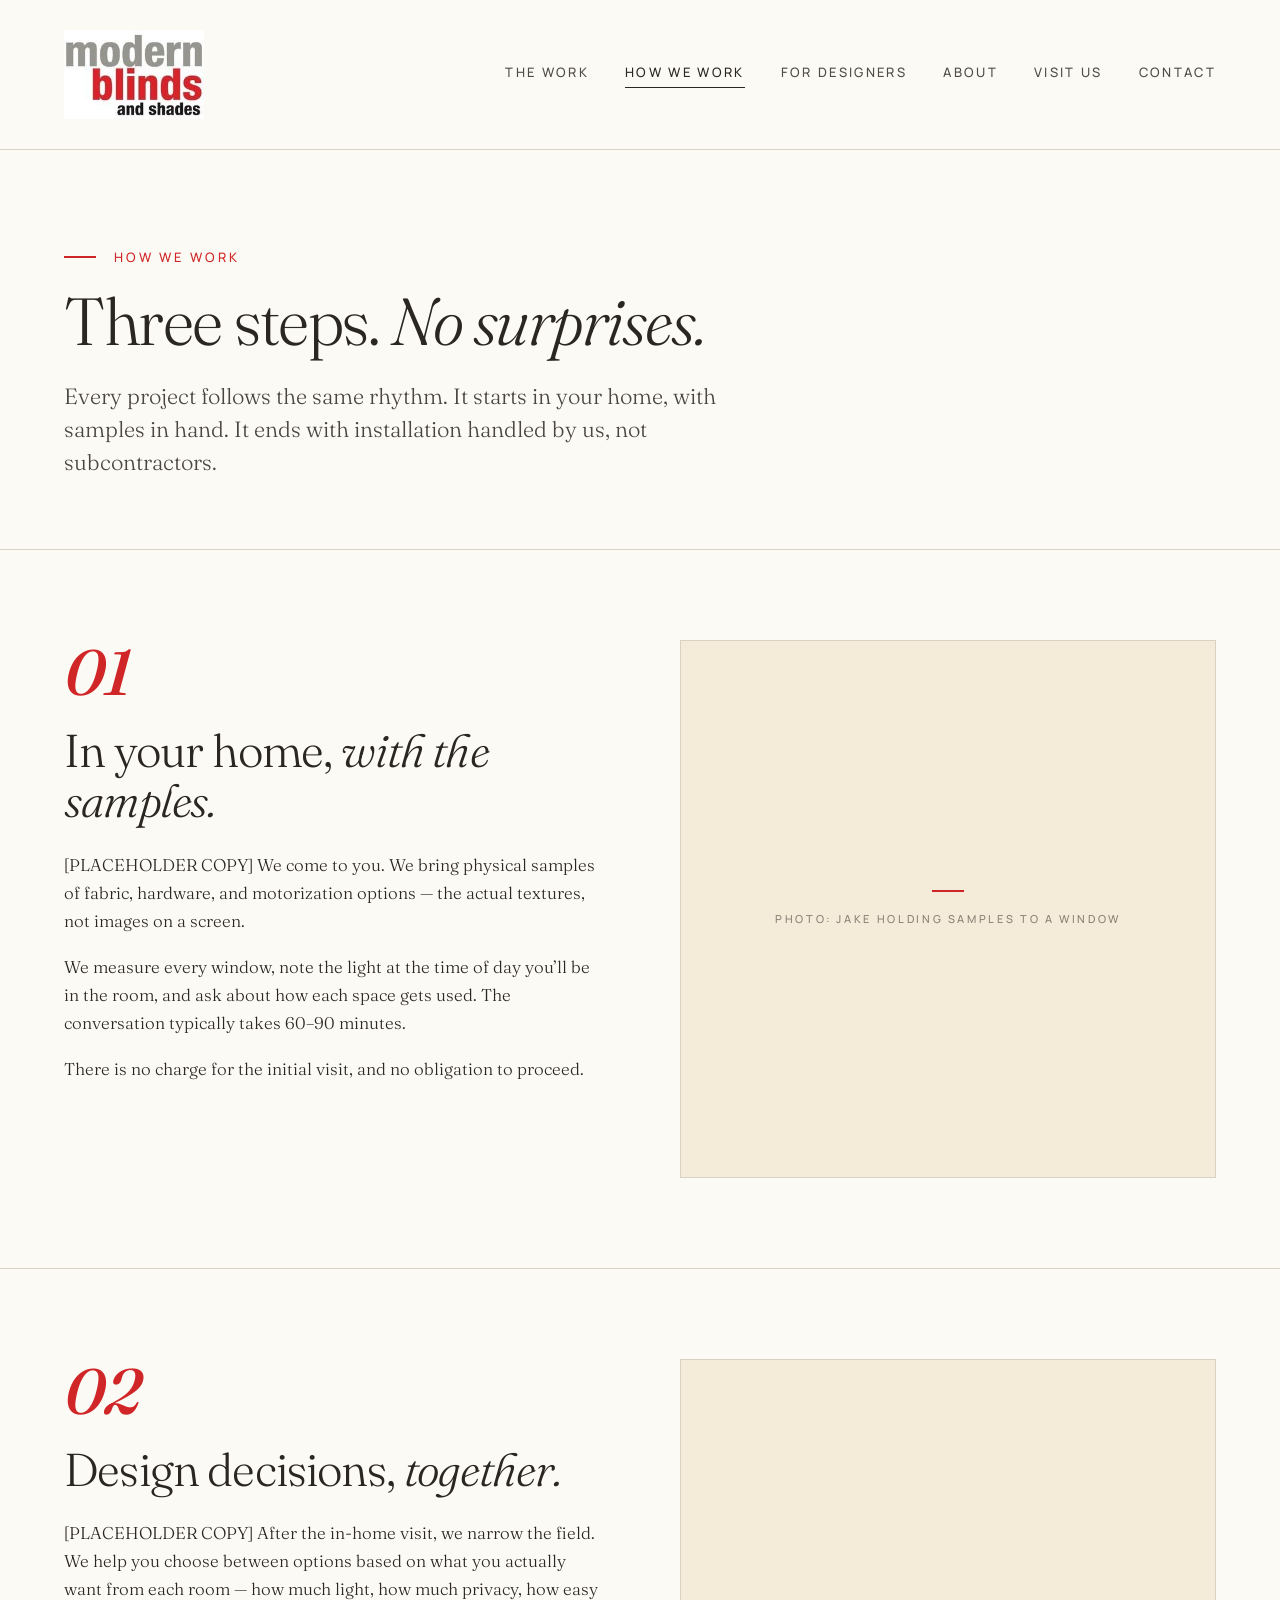
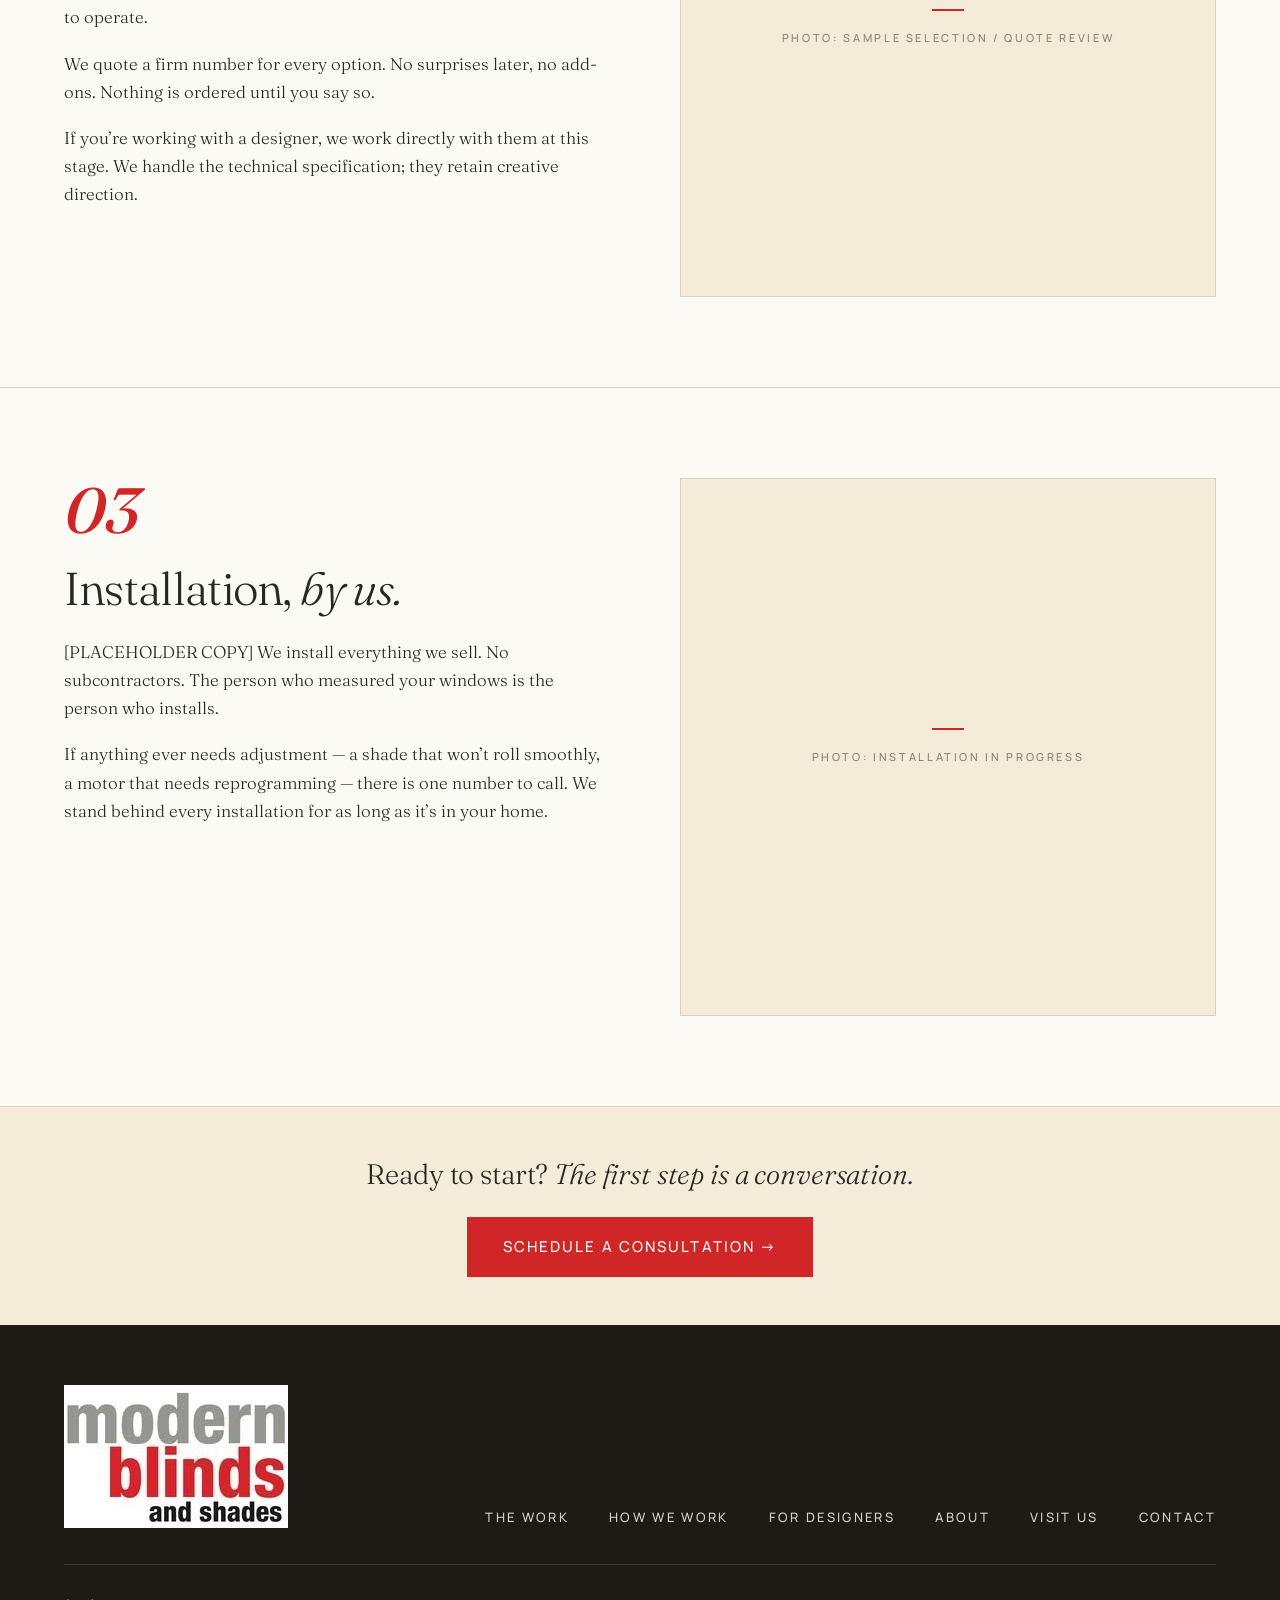
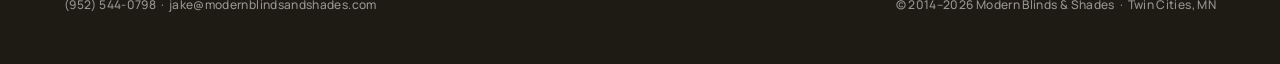
<file: how-we-work.html>
<!DOCTYPE html>
<html lang="en">
<head>
  <meta charset="utf-8">
  <meta name="viewport" content="width=device-width, initial-scale=1">
  <title>How We Work — Modern Blinds &amp; Shades</title>
  <meta name="description" content="In your home with samples, design decisions together, installation by us. The three-step process at Modern Blinds & Shades.">
  <link rel="preconnect" href="https://fonts.googleapis.com">
  <link rel="preconnect" href="https://fonts.gstatic.com" crossorigin>
  <link href="https://fonts.googleapis.com/css2?family=Fraunces:ital,opsz,wght@0,9..144,300;0,9..144,400;1,9..144,300;1,9..144,400&family=Manrope:wght@500&display=swap" rel="stylesheet">
  <link rel="stylesheet" href="style.css">
</head>
<body>

  <header class="header header-standard">
    <a href="index.html" class="logo"><img src="assets/logo.png" alt="Modern Blinds & Shades"></a>
    <nav>
      <a href="work.html">The Work</a><a href="how-we-work.html" class="active">How We Work</a><a href="for-designers.html">For Designers</a><a href="about.html">About</a><a href="visit-us.html">Visit Us</a><a href="contact.html">Contact</a>
    </nav>
  </header>

  <section class="page-hero">
    <div class="eyebrow">How We Work</div>
    <h1>Three steps. <em>No surprises.</em></h1>
    <p class="lead">Every project follows the same rhythm. It starts in your home, with samples in hand. It ends with installation handled by us, not subcontractors.</p>
  </section>

  <article class="process-step">
    <div class="process-step-inner">
      <div class="copy">
        <div class="num">01</div>
        <h2>In your home, <em>with the samples.</em></h2>
        <div class="body">
          <p>[PLACEHOLDER COPY] We come to you. We bring physical samples of fabric, hardware, and motorization options — the actual textures, not images on a screen.</p>
          <p>We measure every window, note the light at the time of day you&rsquo;ll be in the room, and ask about how each space gets used. The conversation typically takes 60&ndash;90 minutes.</p>
          <p>There is no charge for the initial visit, and no obligation to proceed.</p>
        </div>
      </div>
      <div class="visual">
        <div class="photo"><div class="placeholder-inner"><span class="placeholder-label">Photo: Jake holding samples to a window</span></div></div>
      </div>
    </div>
  </article>

  <article class="process-step">
    <div class="process-step-inner">
      <div class="copy">
        <div class="num">02</div>
        <h2>Design decisions, <em>together.</em></h2>
        <div class="body">
          <p>[PLACEHOLDER COPY] After the in-home visit, we narrow the field. We help you choose between options based on what you actually want from each room &mdash; how much light, how much privacy, how easy to operate.</p>
          <p>We quote a firm number for every option. No surprises later, no add-ons. Nothing is ordered until you say so.</p>
          <p>If you&rsquo;re working with a designer, we work directly with them at this stage. We handle the technical specification; they retain creative direction.</p>
        </div>
      </div>
      <div class="visual">
        <div class="photo"><div class="placeholder-inner"><span class="placeholder-label">Photo: Sample selection / quote review</span></div></div>
      </div>
    </div>
  </article>

  <article class="process-step">
    <div class="process-step-inner">
      <div class="copy">
        <div class="num">03</div>
        <h2>Installation, <em>by us.</em></h2>
        <div class="body">
          <p>[PLACEHOLDER COPY] We install everything we sell. No subcontractors. The person who measured your windows is the person who installs.</p>
          <p>If anything ever needs adjustment &mdash; a shade that won&rsquo;t roll smoothly, a motor that needs reprogramming &mdash; there is one number to call. We stand behind every installation for as long as it&rsquo;s in your home.</p>
        </div>
      </div>
      <div class="visual">
        <div class="photo"><div class="placeholder-inner"><span class="placeholder-label">Photo: Installation in progress</span></div></div>
      </div>
    </div>
  </article>

  <section class="proof">
    <p>Ready to start? <em>The first step is a conversation.</em></p>
    <div style="margin-top:24px"><a class="btn btn-arrow" href="contact.html">Schedule a consultation</a></div>
  </section>

  <footer>
    <div class="footer-top">
      <a href="index.html" class="logo"><img src="assets/logo.png" alt="Modern Blinds & Shades"></a>
      <nav>
        <a href="work.html">The Work</a><a href="how-we-work.html">How We Work</a><a href="for-designers.html">For Designers</a><a href="about.html">About</a><a href="visit-us.html">Visit Us</a><a href="contact.html">Contact</a>
      </nav>
    </div>
    <div class="footer-bottom">
      <div>(952) 544-0798 &nbsp;·&nbsp; jake@modernblindsandshades.com</div>
      <div>© 2014–2026 Modern Blinds &amp; Shades &nbsp;·&nbsp; Twin Cities, MN</div>
    </div>
  </footer>
</body>
</html>
</file>
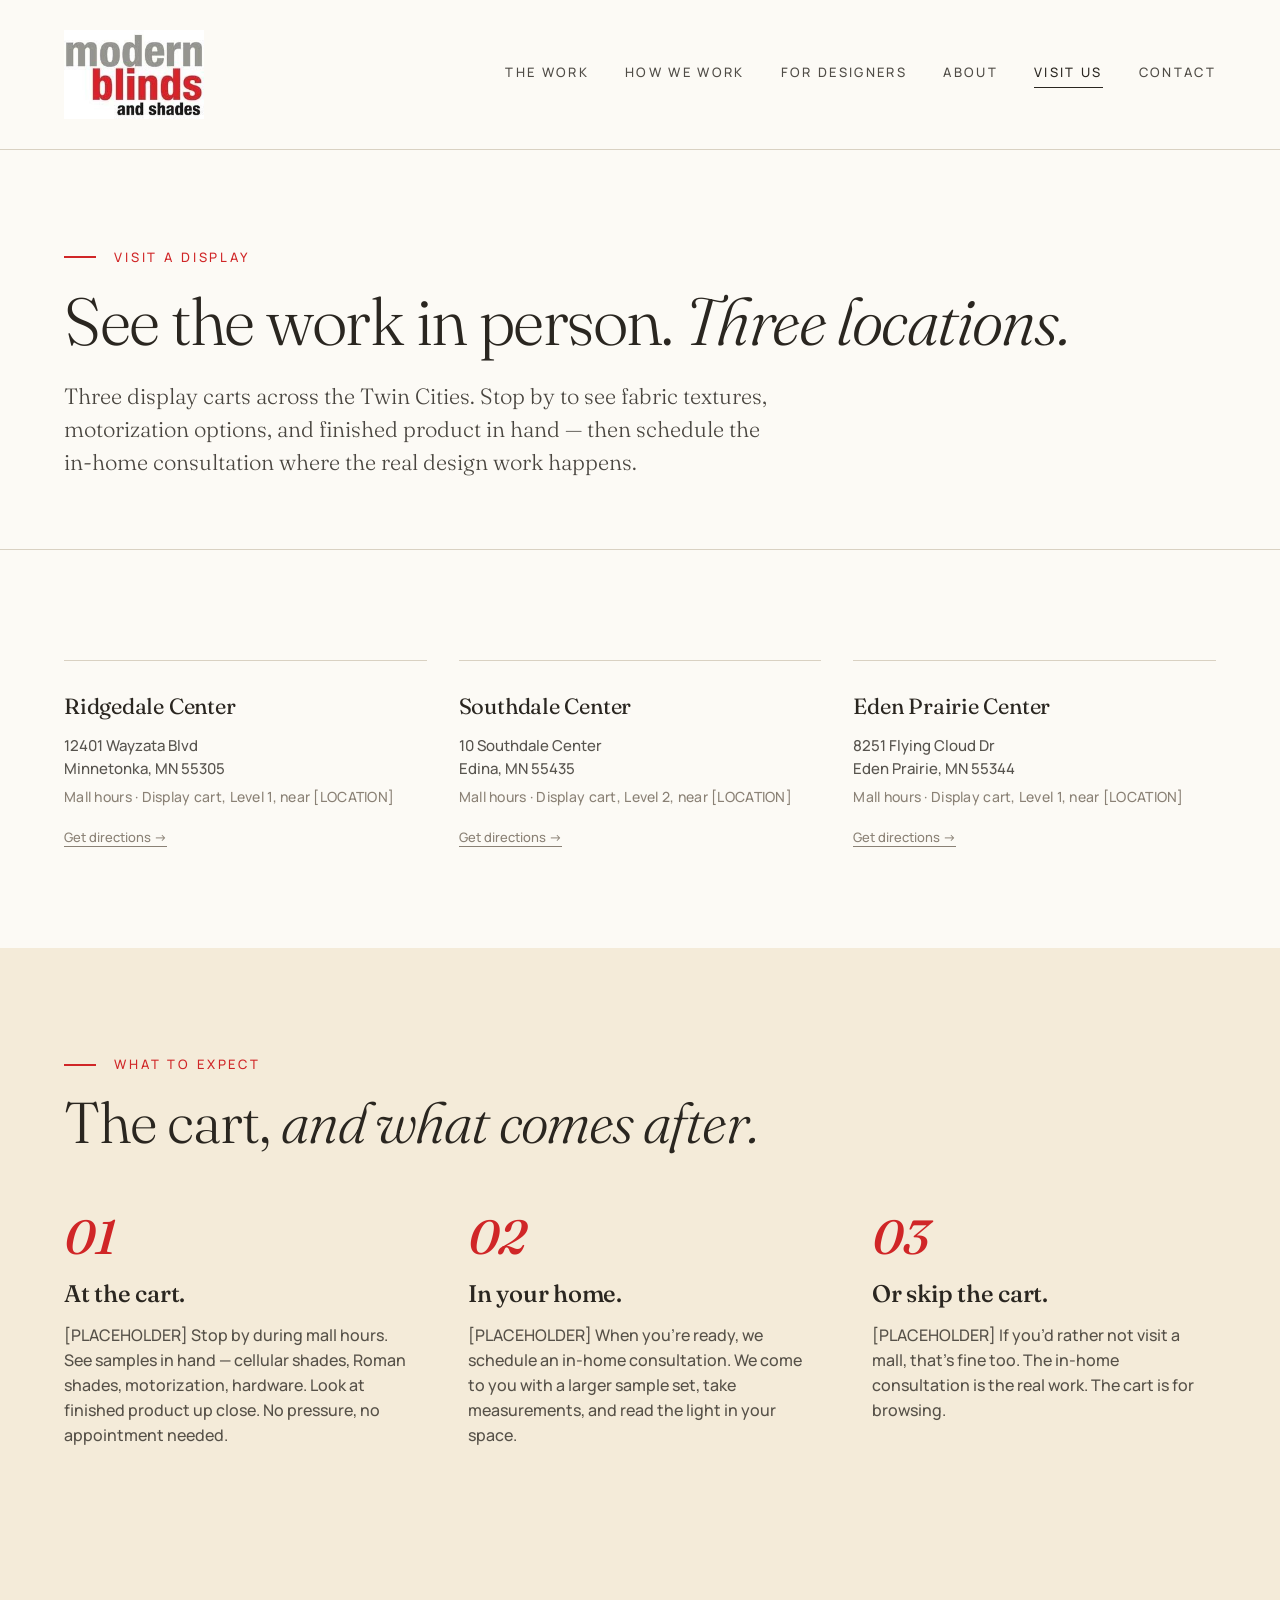
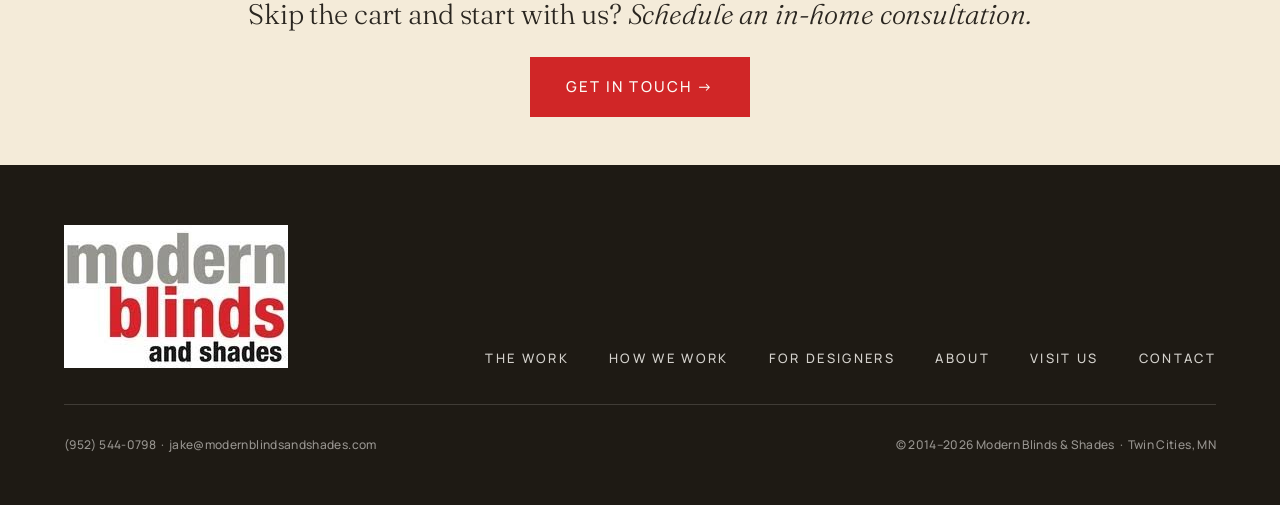
<file: visit-us.html>
<!DOCTYPE html>
<html lang="en">
<head>
  <meta charset="utf-8">
  <meta name="viewport" content="width=device-width, initial-scale=1">
  <title>Visit Us — Modern Blinds &amp; Shades</title>
  <meta name="description" content="See window-treatment samples in person at our three display carts in Ridgedale, Southdale, and Eden Prairie Centers.">
  <link rel="preconnect" href="https://fonts.googleapis.com">
  <link rel="preconnect" href="https://fonts.gstatic.com" crossorigin>
  <link href="https://fonts.googleapis.com/css2?family=Fraunces:ital,opsz,wght@0,9..144,300;0,9..144,400;1,9..144,300;1,9..144,400&family=Manrope:wght@500&display=swap" rel="stylesheet">
  <link rel="stylesheet" href="style.css">
</head>
<body>

  <header class="header header-standard">
    <a href="index.html" class="logo"><img src="assets/logo.png" alt="Modern Blinds & Shades"></a>
    <nav>
      <a href="work.html">The Work</a><a href="how-we-work.html">How We Work</a><a href="for-designers.html">For Designers</a><a href="about.html">About</a><a href="visit-us.html" class="active">Visit Us</a><a href="contact.html">Contact</a>
    </nav>
  </header>

  <section class="page-hero">
    <div class="eyebrow">Visit a Display</div>
    <h1>See the work in person. <em>Three locations.</em></h1>
    <p class="lead">Three display carts across the Twin Cities. Stop by to see fabric textures, motorization options, and finished product in hand &mdash; then schedule the in-home consultation where the real design work happens.</p>
  </section>

  <section class="visit" style="padding-top:60px">
    <div class="visit-grid">
      <div class="location">
        <h3>Ridgedale Center</h3>
        <div class="addr">12401 Wayzata Blvd<br>Minnetonka, MN 55305</div>
        <div class="hours">Mall hours · Display cart, Level 1, near [LOCATION]</div>
        <div style="margin-top:18px;font-size:13px;color:var(--stone)">
          <a href="https://maps.google.com" style="border-bottom:1px solid currentColor">Get directions →</a>
        </div>
      </div>
      <div class="location">
        <h3>Southdale Center</h3>
        <div class="addr">10 Southdale Center<br>Edina, MN 55435</div>
        <div class="hours">Mall hours · Display cart, Level 2, near [LOCATION]</div>
        <div style="margin-top:18px;font-size:13px;color:var(--stone)">
          <a href="https://maps.google.com" style="border-bottom:1px solid currentColor">Get directions →</a>
        </div>
      </div>
      <div class="location">
        <h3>Eden Prairie Center</h3>
        <div class="addr">8251 Flying Cloud Dr<br>Eden Prairie, MN 55344</div>
        <div class="hours">Mall hours · Display cart, Level 1, near [LOCATION]</div>
        <div style="margin-top:18px;font-size:13px;color:var(--stone)">
          <a href="https://maps.google.com" style="border-bottom:1px solid currentColor">Get directions →</a>
        </div>
      </div>
    </div>
  </section>

  <section class="how">
    <div class="eyebrow">What to Expect</div>
    <h2 class="section-title">The cart, <em>and what comes after.</em></h2>
    <div class="how-grid">
      <div>
        <div class="step-num">01</div>
        <div class="step-title">At the cart.</div>
        <div class="step-body">[PLACEHOLDER] Stop by during mall hours. See samples in hand &mdash; cellular shades, Roman shades, motorization, hardware. Look at finished product up close. No pressure, no appointment needed.</div>
      </div>
      <div>
        <div class="step-num">02</div>
        <div class="step-title">In your home.</div>
        <div class="step-body">[PLACEHOLDER] When you&rsquo;re ready, we schedule an in-home consultation. We come to you with a larger sample set, take measurements, and read the light in your space.</div>
      </div>
      <div>
        <div class="step-num">03</div>
        <div class="step-title">Or skip the cart.</div>
        <div class="step-body">[PLACEHOLDER] If you&rsquo;d rather not visit a mall, that&rsquo;s fine too. The in-home consultation is the real work. The cart is for browsing.</div>
      </div>
    </div>
  </section>

  <section class="proof">
    <p>Skip the cart and start with us? <em>Schedule an in-home consultation.</em></p>
    <div style="margin-top:24px"><a class="btn btn-arrow" href="contact.html">Get in touch</a></div>
  </section>

  <footer>
    <div class="footer-top">
      <a href="index.html" class="logo"><img src="assets/logo.png" alt="Modern Blinds & Shades"></a>
      <nav>
        <a href="work.html">The Work</a><a href="how-we-work.html">How We Work</a><a href="for-designers.html">For Designers</a><a href="about.html">About</a><a href="visit-us.html">Visit Us</a><a href="contact.html">Contact</a>
      </nav>
    </div>
    <div class="footer-bottom">
      <div>(952) 544-0798 &nbsp;·&nbsp; jake@modernblindsandshades.com</div>
      <div>© 2014–2026 Modern Blinds &amp; Shades &nbsp;·&nbsp; Twin Cities, MN</div>
    </div>
  </footer>
</body>
</html>
</file>
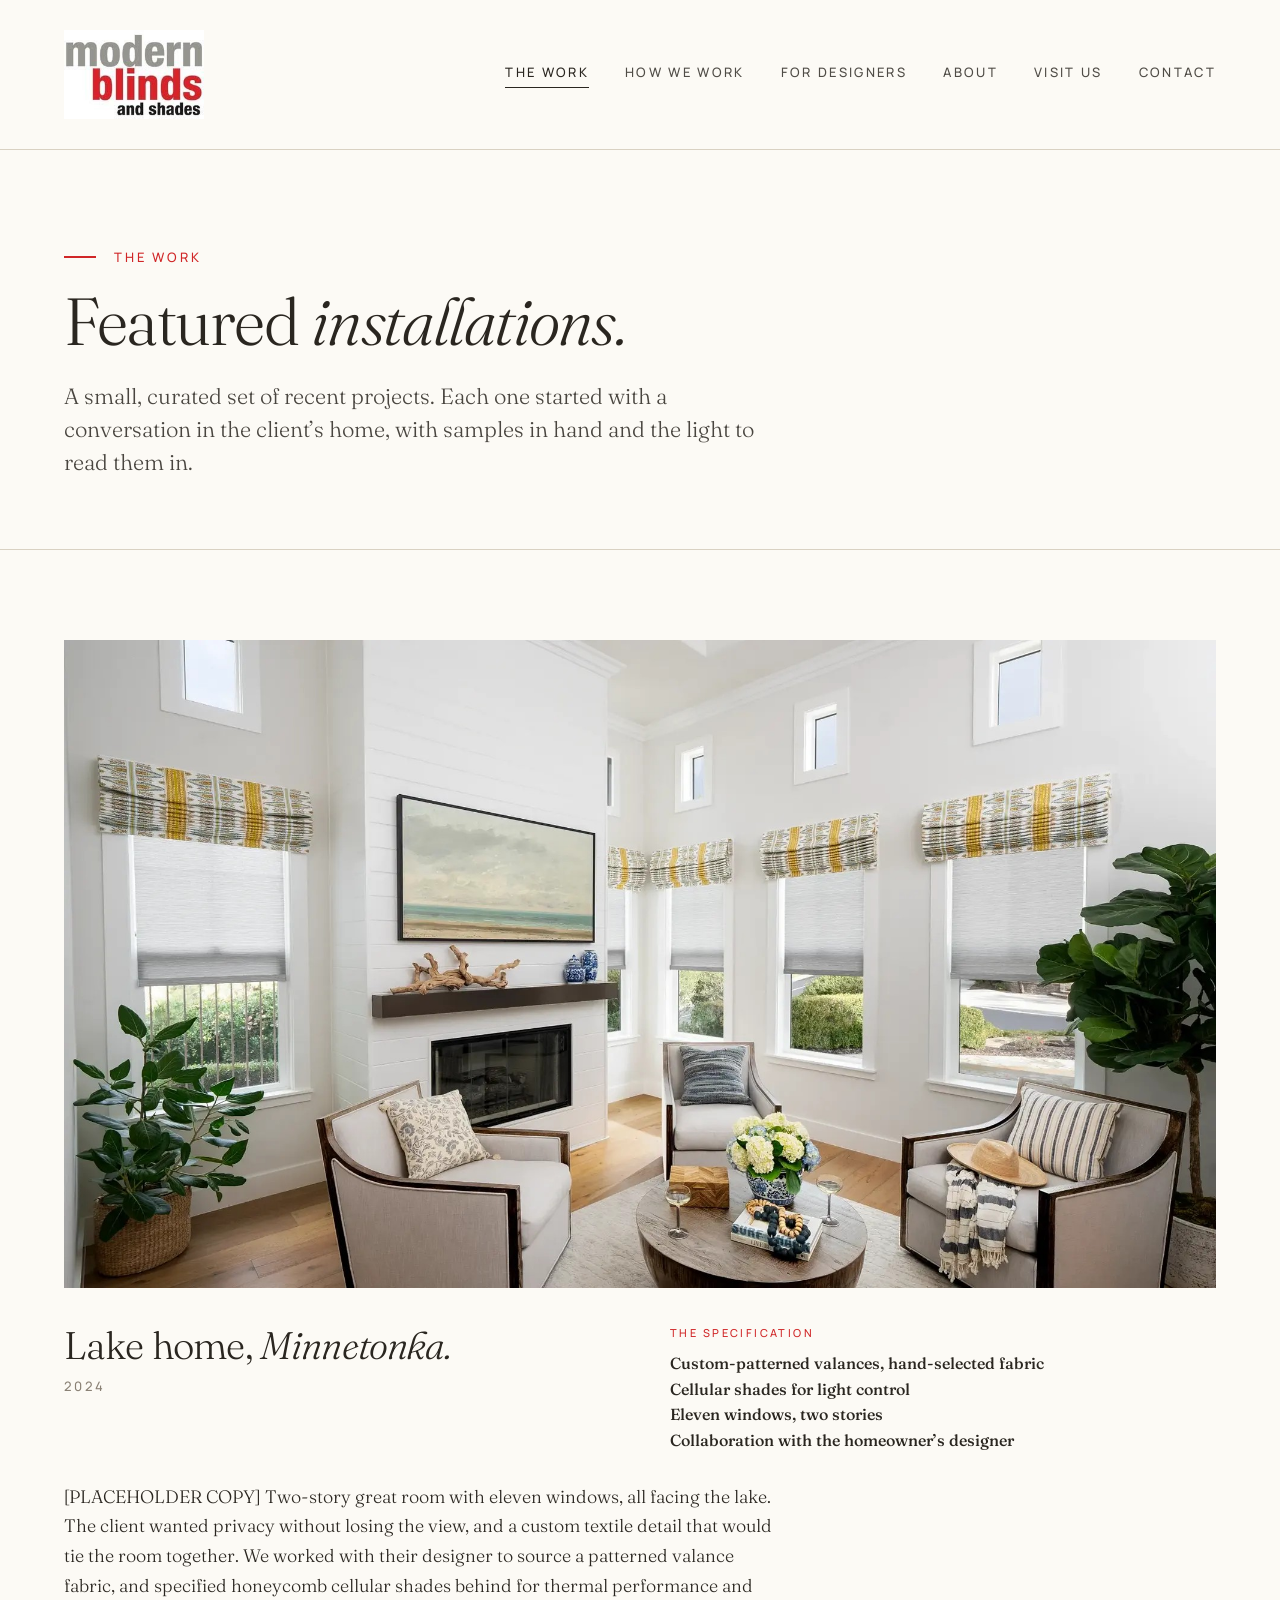
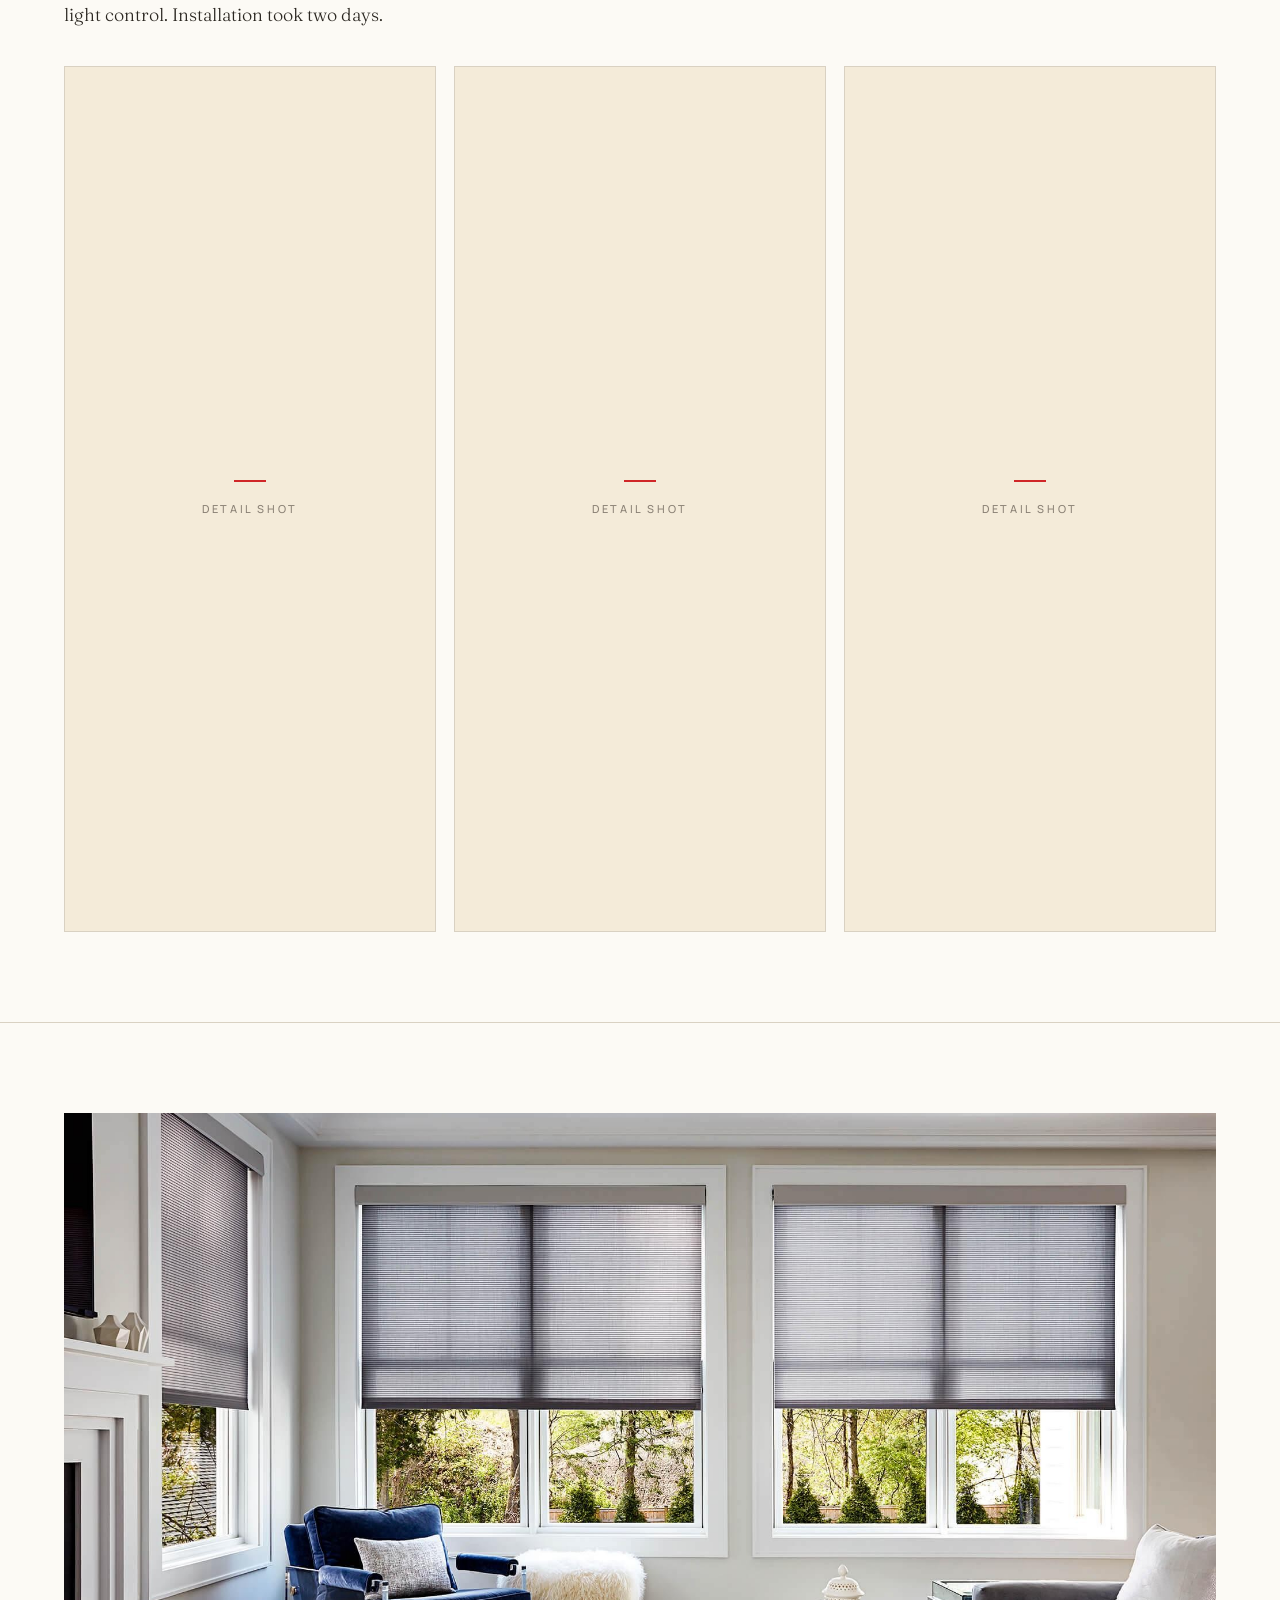
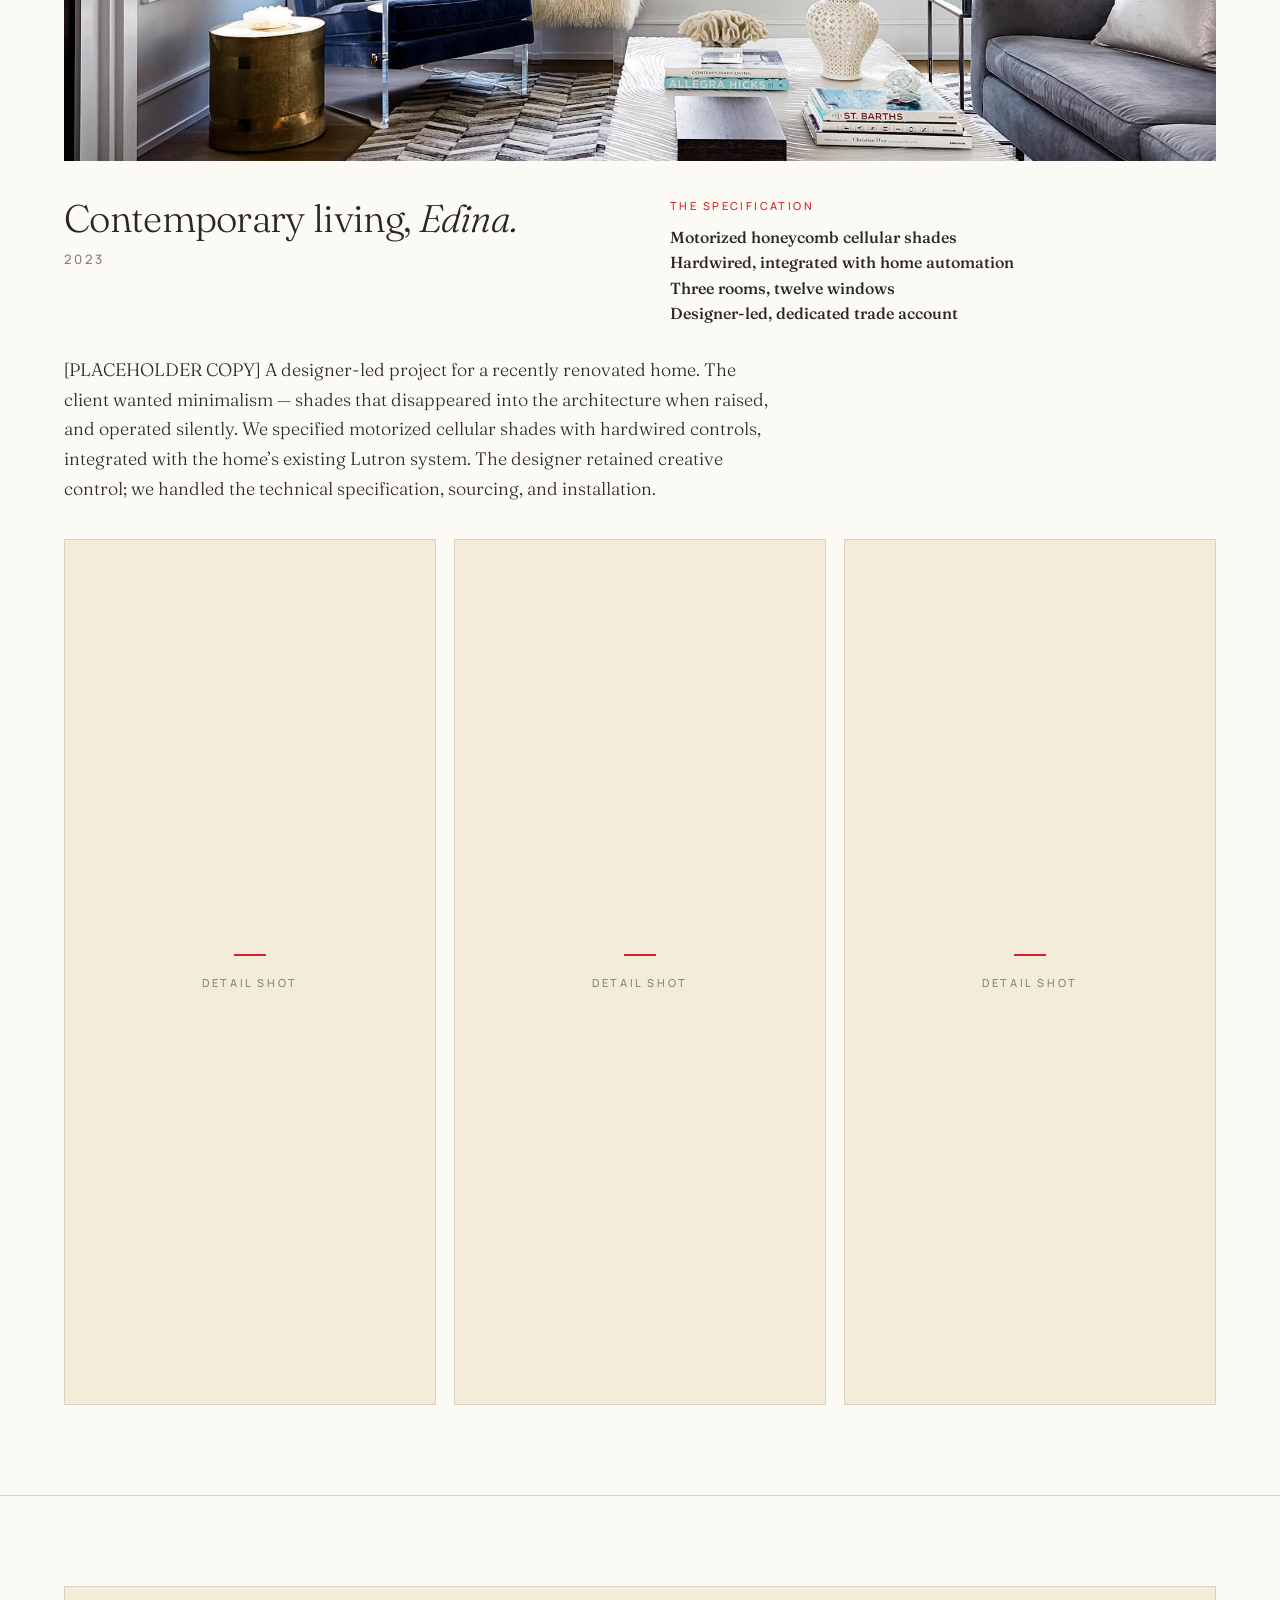
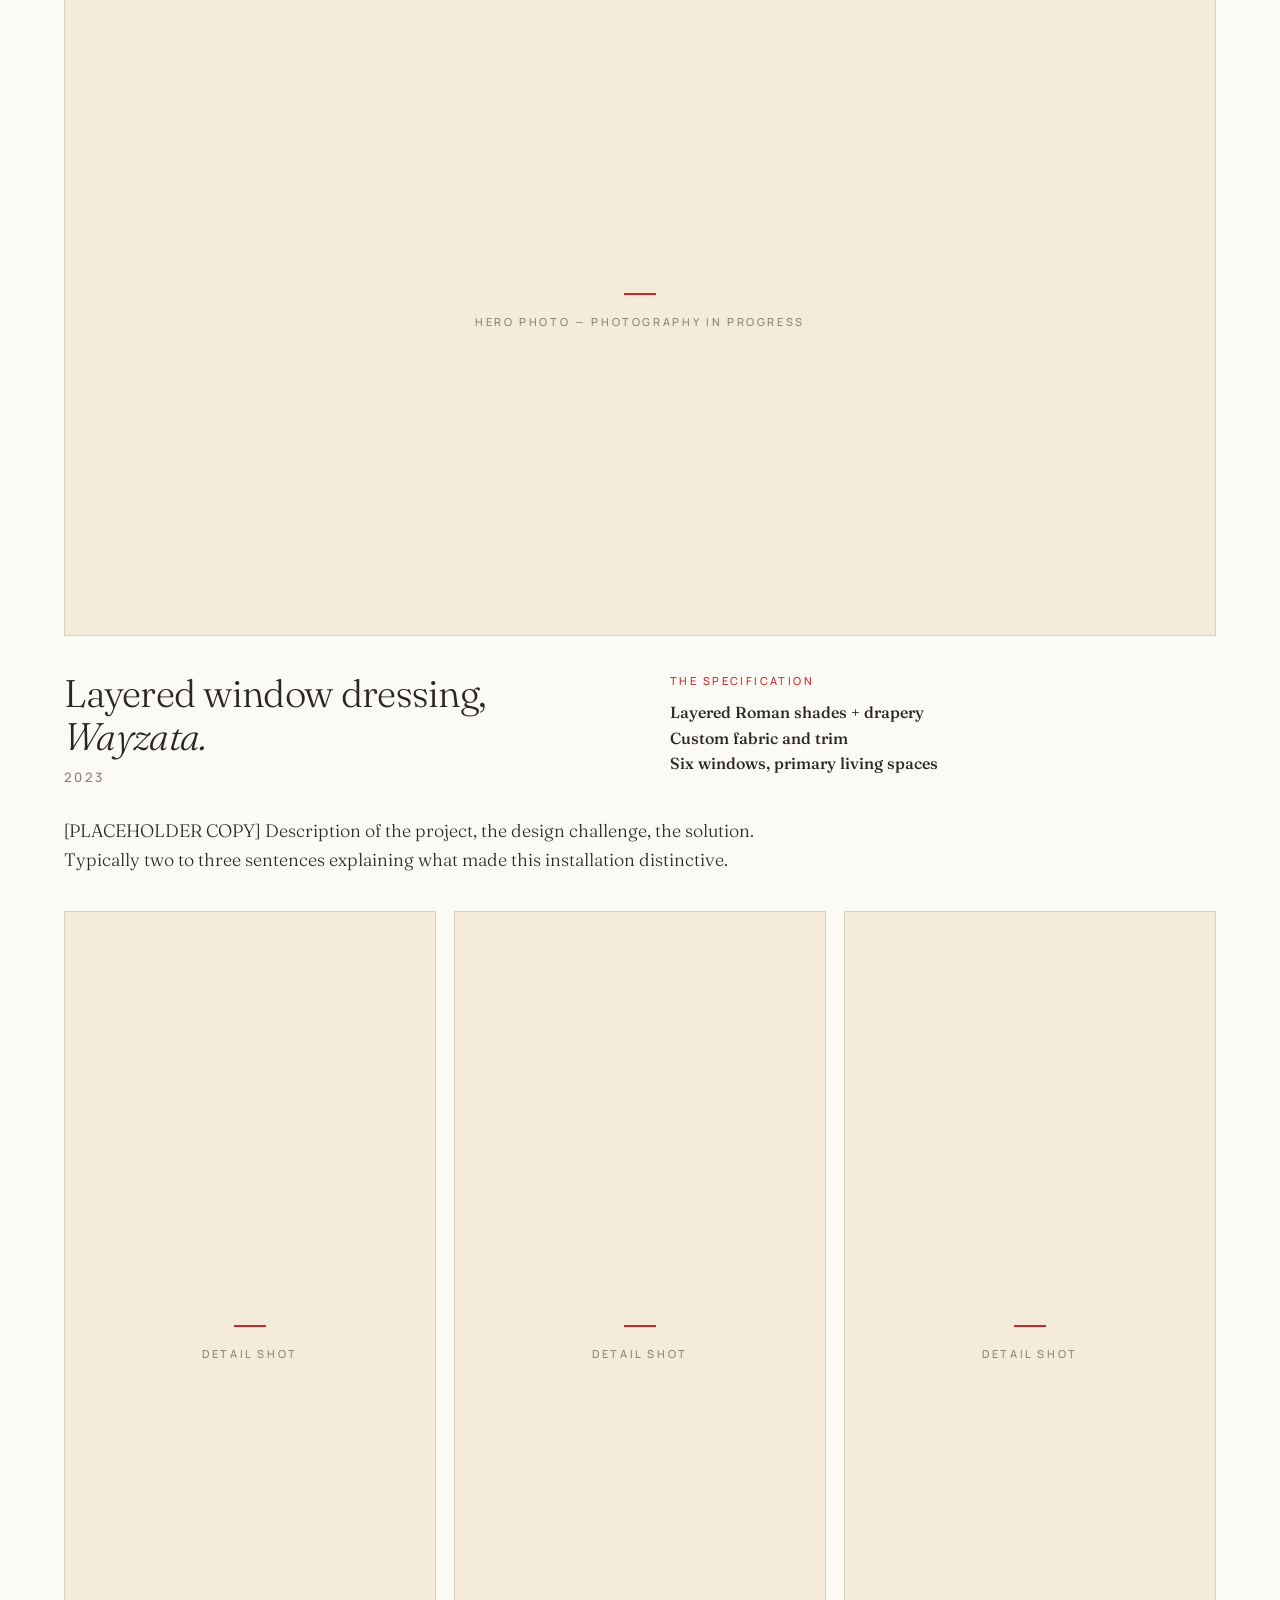
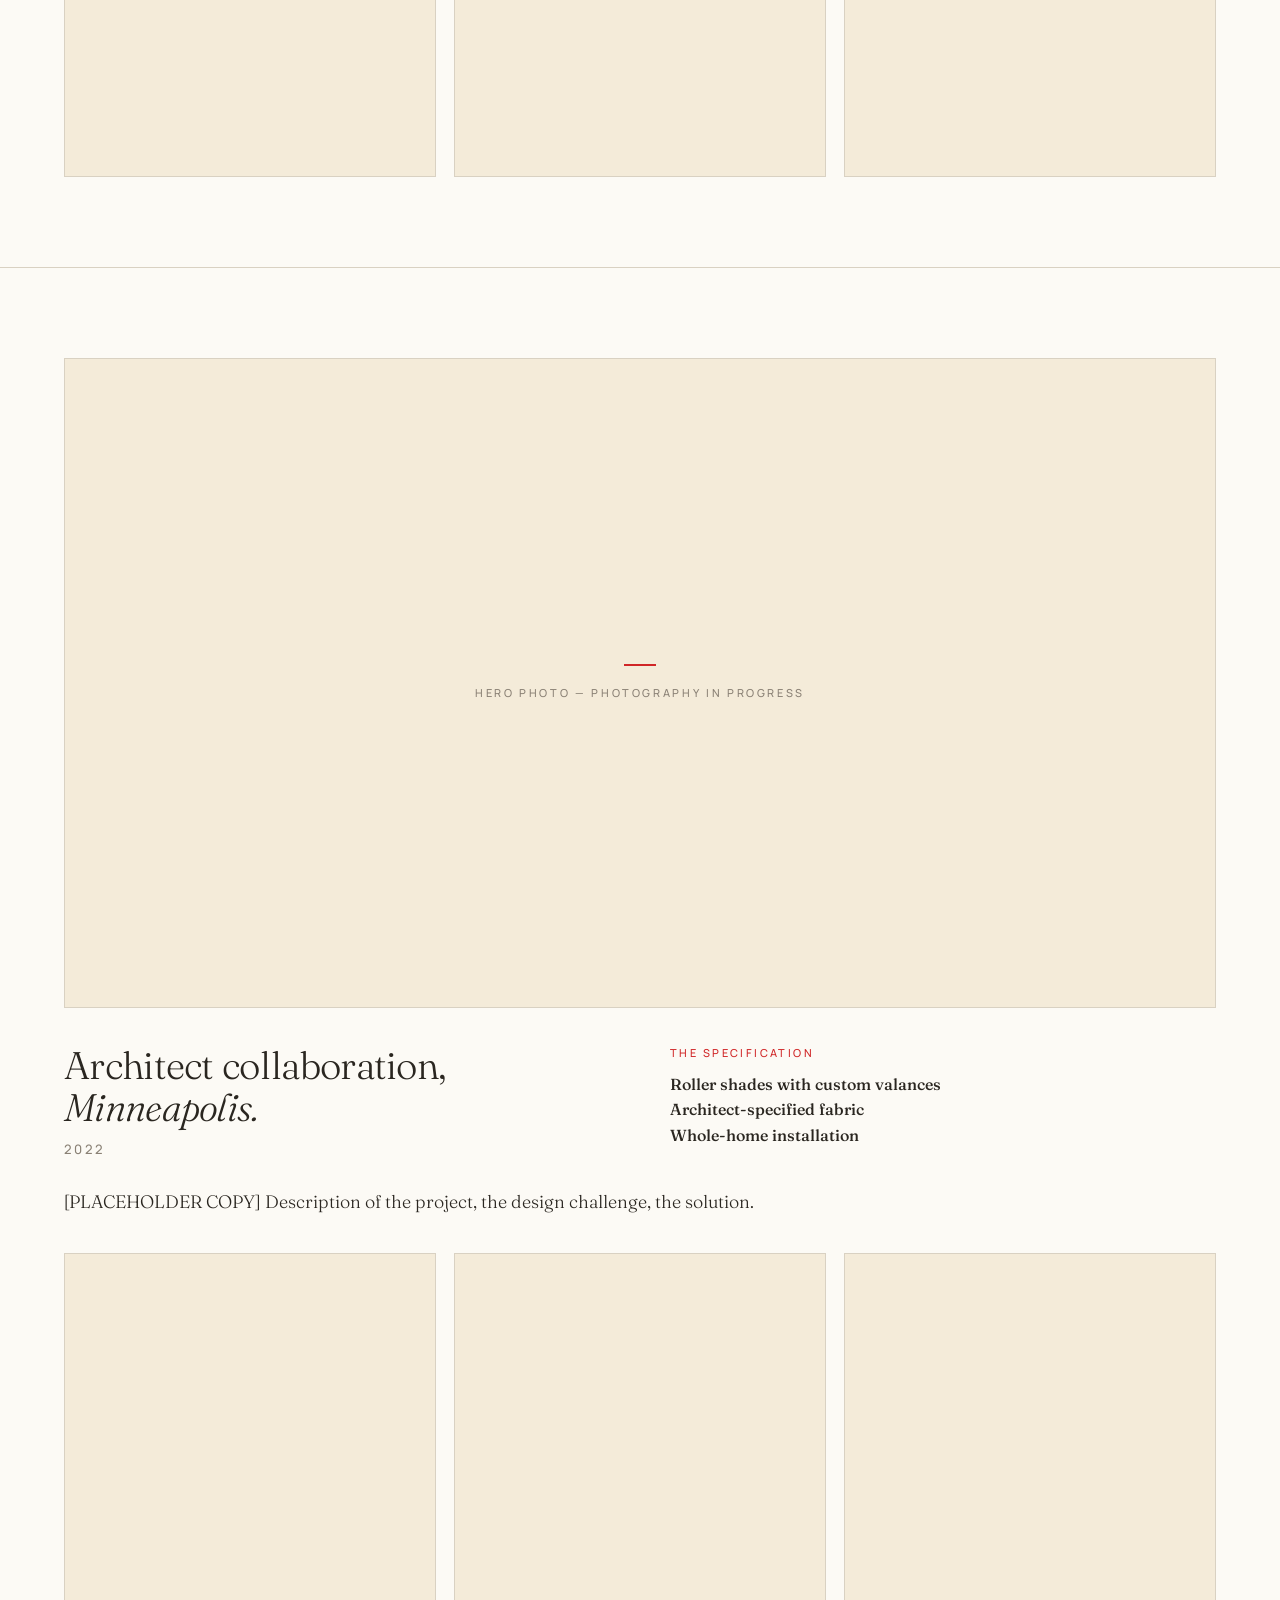
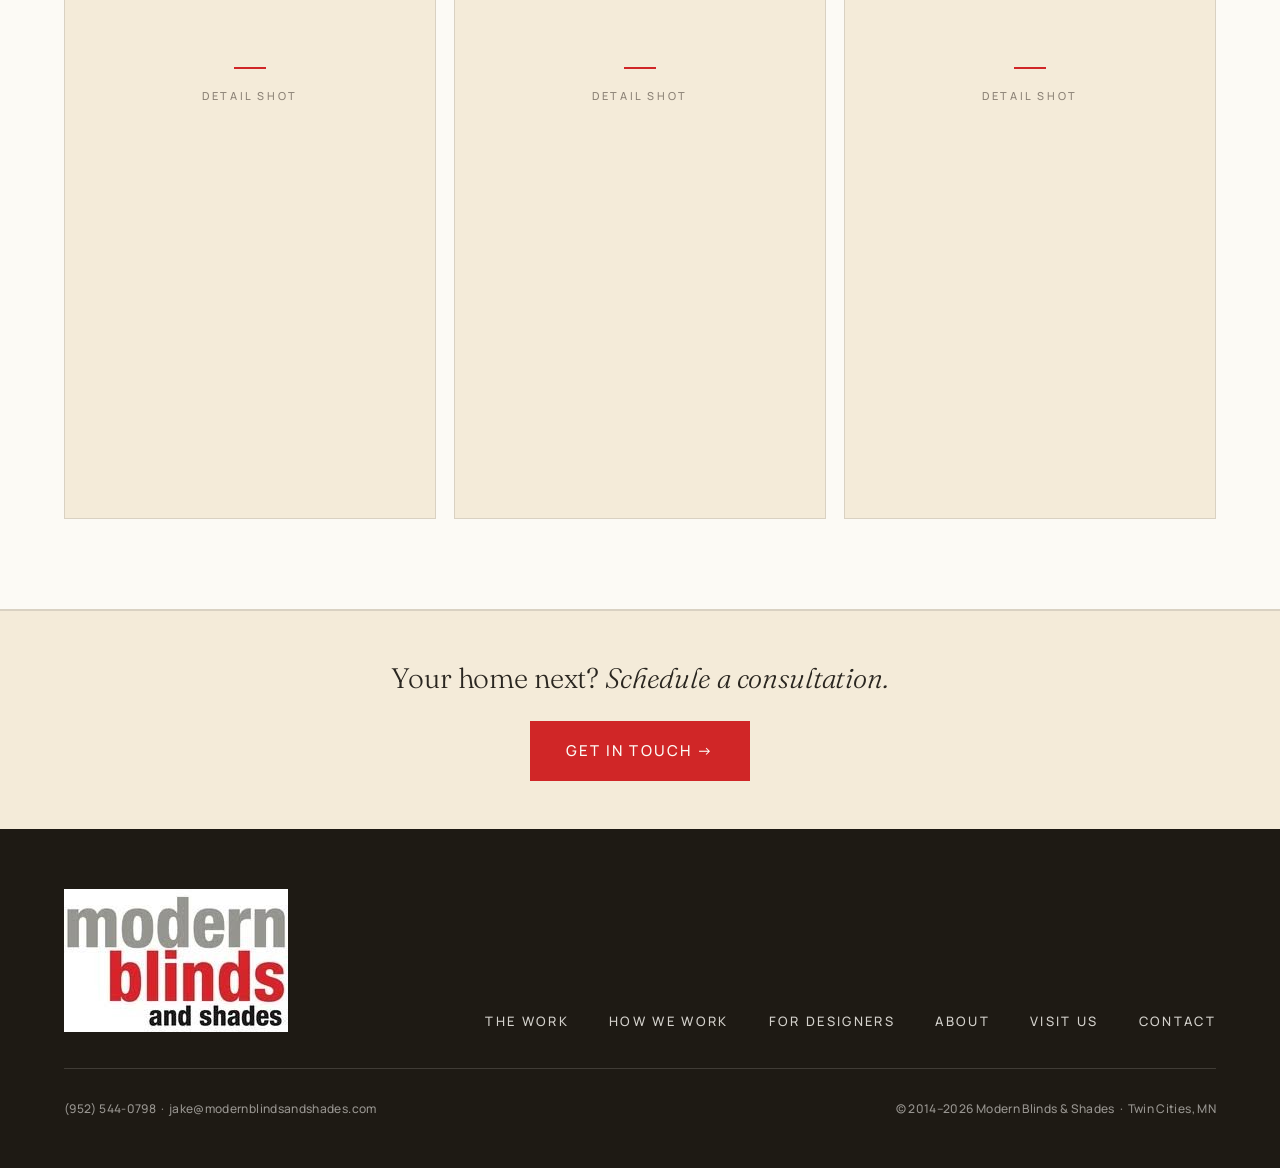
<file: work.html>
<!DOCTYPE html>
<html lang="en">
<head>
  <meta charset="utf-8">
  <meta name="viewport" content="width=device-width, initial-scale=1">
  <title>The Work — Modern Blinds &amp; Shades</title>
  <meta name="description" content="Recent window-treatment installations in the Twin Cities, including lake homes in Minnetonka, Wayzata, and Edina.">
  <link rel="preconnect" href="https://fonts.googleapis.com">
  <link rel="preconnect" href="https://fonts.gstatic.com" crossorigin>
  <link href="https://fonts.googleapis.com/css2?family=Fraunces:ital,opsz,wght@0,9..144,300;0,9..144,400;1,9..144,300;1,9..144,400&family=Manrope:wght@500&display=swap" rel="stylesheet">
  <link rel="stylesheet" href="style.css">
</head>
<body>

  <header class="header header-standard">
    <a href="index.html" class="logo"><img src="assets/logo.png" alt="Modern Blinds & Shades"></a>
    <nav>
      <a href="work.html" class="active">The Work</a><a href="how-we-work.html">How We Work</a><a href="for-designers.html">For Designers</a><a href="about.html">About</a><a href="visit-us.html">Visit Us</a><a href="contact.html">Contact</a>
    </nav>
  </header>

  <section class="page-hero">
    <div class="eyebrow">The Work</div>
    <h1>Featured <em>installations.</em></h1>
    <p class="lead">A small, curated set of recent projects. Each one started with a conversation in the client&rsquo;s home, with samples in hand and the light to read them in.</p>
  </section>

  <!-- Featured project 1 — uses the hero photo -->
  <article class="featured-project">
    <div class="featured-hero">
      <img src="assets/hero.jpg" alt="Custom valances in a lake-house living room">
    </div>
    <div class="featured-meta">
      <div class="title">
        <h2>Lake home, <em>Minnetonka.</em></h2>
        <div class="year">2024</div>
      </div>
      <div class="specs">
        <h4>The Specification</h4>
        <ul>
          <li>Custom-patterned valances, hand-selected fabric</li>
          <li>Cellular shades for light control</li>
          <li>Eleven windows, two stories</li>
          <li>Collaboration with the homeowner&rsquo;s designer</li>
        </ul>
      </div>
    </div>
    <p class="featured-body">[PLACEHOLDER COPY] Two-story great room with eleven windows, all facing the lake. The client wanted privacy without losing the view, and a custom textile detail that would tie the room together. We worked with their designer to source a patterned valance fabric, and specified honeycomb cellular shades behind for thermal performance and light control. Installation took two days.</p>
    <div class="featured-supporting">
      <div class="photo"><div class="placeholder-inner"><span class="placeholder-label">Detail shot</span></div></div>
      <div class="photo"><div class="placeholder-inner"><span class="placeholder-label">Detail shot</span></div></div>
      <div class="photo"><div class="placeholder-inner"><span class="placeholder-label">Detail shot</span></div></div>
    </div>
  </article>

  <!-- Featured project 2 — uses work-1 photo -->
  <article class="featured-project">
    <div class="featured-hero">
      <img src="assets/work-1.jpg" alt="Cellular shades in a contemporary living room">
    </div>
    <div class="featured-meta">
      <div class="title">
        <h2>Contemporary living, <em>Edina.</em></h2>
        <div class="year">2023</div>
      </div>
      <div class="specs">
        <h4>The Specification</h4>
        <ul>
          <li>Motorized honeycomb cellular shades</li>
          <li>Hardwired, integrated with home automation</li>
          <li>Three rooms, twelve windows</li>
          <li>Designer-led, dedicated trade account</li>
        </ul>
      </div>
    </div>
    <p class="featured-body">[PLACEHOLDER COPY] A designer-led project for a recently renovated home. The client wanted minimalism — shades that disappeared into the architecture when raised, and operated silently. We specified motorized cellular shades with hardwired controls, integrated with the home&rsquo;s existing Lutron system. The designer retained creative control; we handled the technical specification, sourcing, and installation.</p>
    <div class="featured-supporting">
      <div class="photo"><div class="placeholder-inner"><span class="placeholder-label">Detail shot</span></div></div>
      <div class="photo"><div class="placeholder-inner"><span class="placeholder-label">Detail shot</span></div></div>
      <div class="photo"><div class="placeholder-inner"><span class="placeholder-label">Detail shot</span></div></div>
    </div>
  </article>

  <!-- Featured project 3 — all placeholder -->
  <article class="featured-project">
    <div class="featured-hero placeholder">
      <div class="placeholder-inner"><span class="placeholder-label">Hero photo — Photography in progress</span></div>
    </div>
    <div class="featured-meta">
      <div class="title">
        <h2>Layered window dressing, <em>Wayzata.</em></h2>
        <div class="year">2023</div>
      </div>
      <div class="specs">
        <h4>The Specification</h4>
        <ul>
          <li>Layered Roman shades + drapery</li>
          <li>Custom fabric and trim</li>
          <li>Six windows, primary living spaces</li>
        </ul>
      </div>
    </div>
    <p class="featured-body">[PLACEHOLDER COPY] Description of the project, the design challenge, the solution. Typically two to three sentences explaining what made this installation distinctive.</p>
    <div class="featured-supporting">
      <div class="photo"><div class="placeholder-inner"><span class="placeholder-label">Detail shot</span></div></div>
      <div class="photo"><div class="placeholder-inner"><span class="placeholder-label">Detail shot</span></div></div>
      <div class="photo"><div class="placeholder-inner"><span class="placeholder-label">Detail shot</span></div></div>
    </div>
  </article>

  <!-- Featured project 4 — all placeholder -->
  <article class="featured-project">
    <div class="featured-hero placeholder">
      <div class="placeholder-inner"><span class="placeholder-label">Hero photo — Photography in progress</span></div>
    </div>
    <div class="featured-meta">
      <div class="title">
        <h2>Architect collaboration, <em>Minneapolis.</em></h2>
        <div class="year">2022</div>
      </div>
      <div class="specs">
        <h4>The Specification</h4>
        <ul>
          <li>Roller shades with custom valances</li>
          <li>Architect-specified fabric</li>
          <li>Whole-home installation</li>
        </ul>
      </div>
    </div>
    <p class="featured-body">[PLACEHOLDER COPY] Description of the project, the design challenge, the solution.</p>
    <div class="featured-supporting">
      <div class="photo"><div class="placeholder-inner"><span class="placeholder-label">Detail shot</span></div></div>
      <div class="photo"><div class="placeholder-inner"><span class="placeholder-label">Detail shot</span></div></div>
      <div class="photo"><div class="placeholder-inner"><span class="placeholder-label">Detail shot</span></div></div>
    </div>
  </article>

  <section class="proof" style="margin-top:0;border-top:1px solid var(--rule)">
    <p>Your home next? <em>Schedule a consultation.</em></p>
    <div style="margin-top:24px"><a class="btn btn-arrow" href="contact.html">Get in touch</a></div>
  </section>

  <footer>
    <div class="footer-top">
      <a href="index.html" class="logo"><img src="assets/logo.png" alt="Modern Blinds & Shades"></a>
      <nav>
        <a href="work.html">The Work</a><a href="how-we-work.html">How We Work</a><a href="for-designers.html">For Designers</a><a href="about.html">About</a><a href="visit-us.html">Visit Us</a><a href="contact.html">Contact</a>
      </nav>
    </div>
    <div class="footer-bottom">
      <div>(952) 544-0798 &nbsp;·&nbsp; jake@modernblindsandshades.com</div>
      <div>© 2014–2026 Modern Blinds &amp; Shades &nbsp;·&nbsp; Twin Cities, MN</div>
    </div>
  </footer>
</body>
</html>
</file>
<file: style.css>
/* =========================================================
   MODERN BLINDS & SHADES — V1 EXISTING LOGO
   Shared stylesheet, used by all pages.
   ========================================================= */

:root {
  --paper:    #FCFAF5;
  --paper-2:  #F4EBD9;
  --ink:      #2A2620;
  --ink-2:    #1E1A14;
  --red:      #D02627;   /* signature accent — red */
  --stone:    #8A8175;
  --rule:     #D9D1C2;

  --serif: 'Fraunces', Georgia, serif;
  --sans:  'Manrope', system-ui, -apple-system, Segoe UI, sans-serif;
}

*, *::before, *::after { box-sizing: border-box; margin: 0; padding: 0; }
html { -webkit-font-smoothing: antialiased; text-rendering: optimizeLegibility; }
body {
  background: var(--paper);
  color: var(--ink);
  font-family: var(--sans);
  font-weight: 500;
  font-size: 16px;
  line-height: 1.6;
}
img { display: block; max-width: 100%; height: auto; }
a { color: inherit; text-decoration: none; }

.container { max-width: 1440px; margin: 0 auto; padding: 0 64px; }

/* Eyebrow label pattern */
.eyebrow {
  display: inline-flex; align-items: center;
  font-size: 13px; letter-spacing: 0.22em; font-weight: 500;
  color: var(--red); text-transform: uppercase;
}
.eyebrow::before {
  content: ''; display: inline-block;
  width: 32px; height: 2px; background: var(--red);
  margin-right: 18px;
}
.eyebrow-stone { color: var(--stone); }
.eyebrow-stone::before { background: var(--stone); }

/* Section heading */
.section-title {
  font-family: var(--serif);
  font-weight: 300;
  font-size: clamp(36px, 4.5vw, 60px);
  line-height: 1.05;
  letter-spacing: -0.018em;
  color: var(--ink);
  margin-top: 18px;
}
.section-title em { font-style: italic; font-weight: 300; }

/* CTA buttons */
.btn {
  display: inline-block;
  padding: 18px 36px;
  background: var(--red);
  color: var(--paper);
  font-family: var(--sans);
  font-size: 15px; font-weight: 500;
  letter-spacing: 0.14em; text-transform: uppercase;
  transition: background 0.2s;
  cursor: pointer; border: none;
}
.btn:hover { background: #B81F20; }
.btn-ghost {
  background: transparent;
  border: 1px solid currentColor;
  color: inherit;
}
.btn-ghost:hover { background: rgba(255,255,255,0.08); }
.btn-arrow::after { content: '  →'; }

/* =========================================================
   WORDMARK (V2 only — V1 uses img logo)
   ========================================================= */
.wordmark {
  font-family: var(--serif);
  font-weight: 300;
  font-size: 28px;
  line-height: 0.95;
  letter-spacing: -0.018em;
  color: var(--ink);
  white-space: nowrap;
}
.wordmark em {
  font-style: italic;
  font-weight: 300;
  display: block;
}

/* =========================================================
   HEADER — two modes
   1. .header-overlay (home page only): logo + nav over hero image
   2. .header-standard (inner pages): logo + nav on cream paper
   ========================================================= */
.header {
  display: flex;
  align-items: flex-start;
  justify-content: space-between;
  padding: 36px 64px 0;
}
.header nav {
  display: flex; gap: 36px;
  padding-top: 14px;
  font-size: 13px; letter-spacing: 0.18em;
  text-transform: uppercase; font-weight: 500;
}
.header nav a { opacity: 0.82; transition: opacity 0.15s; }
.header nav a:hover { opacity: 1; }
.header nav a.active { opacity: 1; border-bottom: 1px solid currentColor; padding-bottom: 4px; }

/* Overlay mode (home) */
.header-overlay {
  position: relative; z-index: 2;
}
.header-overlay .logo,
.header-overlay .wordmark {
  color: var(--paper);
}
.header-overlay .wordmark { text-shadow: 0 1px 10px rgba(0, 0, 0, 0.35); }
.header-overlay nav { color: var(--paper); }

/* Standard mode (inner pages) — sits on cream */
.header-standard {
  position: relative;
  background: var(--paper);
  border-bottom: 1px solid var(--rule);
  padding: 30px 64px;
  align-items: center;
}
.header-standard nav { color: var(--ink); padding-top: 0; }

/* Logo (V1) */
.header .logo {
  background: var(--paper);
  padding: 6px 10px;
  width: 168px;
  display: inline-block;
}
.header .logo img { width: 100%; display: block; }
.header-standard .logo {
  background: transparent;
  padding: 0;
  width: 140px;
}

/* Wordmark (V2) in standard header */
.header-standard .wordmark { font-size: 22px; }

/* =========================================================
   PAGE HERO (inner pages — simpler, text-only)
   ========================================================= */
.page-hero {
  padding: 90px 64px 70px;
  background: var(--paper);
  border-bottom: 1px solid var(--rule);
}
.page-hero h1 {
  font-family: var(--serif);
  font-weight: 300;
  font-size: clamp(40px, 5.2vw, 72px);
  line-height: 1.02;
  letter-spacing: -0.022em;
  color: var(--ink);
  margin-top: 20px;
  max-width: 1100px;
}
.page-hero h1 em { font-style: italic; font-weight: 300; }
.page-hero .lead {
  font-family: var(--serif);
  font-weight: 300;
  font-size: clamp(18px, 1.8vw, 22px);
  line-height: 1.5;
  color: var(--ink); opacity: 0.85;
  max-width: 720px;
  margin-top: 24px;
}

/* =========================================================
   HOMEPAGE HERO — full-bleed image, headline overlaid
   ========================================================= */
.hero {
  position: relative;
  min-height: 92vh;
  background-image: url('assets/hero.jpg');
  background-size: cover;
  background-position: center;
  color: var(--paper);
  overflow: hidden;
}
.hero-scrim-top {
  position: absolute; top: 0; left: 0; right: 0; height: 240px;
  background: linear-gradient(to bottom, rgba(20,16,14,0.42) 0%, rgba(20,16,14,0) 100%);
  z-index: 1; pointer-events: none;
}
.hero-scrim-bottom {
  position: absolute; left: 0; right: 0; bottom: 0; height: 70%;
  background: linear-gradient(to top, rgba(20,16,14,0.80) 0%, rgba(20,16,14,0.50) 30%, rgba(20,16,14,0.15) 60%, rgba(20,16,14,0) 100%);
  z-index: 1; pointer-events: none;
}
.hero-scrim-left {
  position: absolute; top: 0; bottom: 0; left: 0; width: 55%;
  background: linear-gradient(to right, rgba(20,16,14,0.42) 0%, rgba(20,16,14,0) 100%);
  z-index: 1; pointer-events: none;
}

.hero-content {
  position: absolute; z-index: 2;
  left: 64px; right: 64px; bottom: 76px;
  max-width: 1100px;
}
.hero-eyebrow {
  display: inline-flex; align-items: center;
  font-size: 13px; letter-spacing: 0.22em; font-weight: 500;
  color: var(--paper); text-transform: uppercase;
  margin-bottom: 26px;
}
.hero-eyebrow::before {
  content: ''; display: inline-block;
  width: 32px; height: 2px; background: var(--red);
  margin-right: 18px;
}
.hero h1 {
  font-family: var(--serif);
  font-weight: 300;
  font-size: clamp(48px, 7vw, 104px);
  line-height: 1.0;
  letter-spacing: -0.022em;
  color: var(--paper);
  margin-bottom: 28px;
  text-shadow: 0 2px 32px rgba(0, 0, 0, 0.35);
}
.hero h1 em { font-style: italic; font-weight: 300; display: block; }
.hero p {
  font-size: 22px; line-height: 1.55;
  max-width: 600px; margin-bottom: 38px;
  color: var(--paper); opacity: 0.95;
  text-shadow: 0 1px 14px rgba(0, 0, 0, 0.45);
}

/* =========================================================
   PROOF BAND
   ========================================================= */
.proof {
  background: var(--paper-2);
  padding: 48px 64px;
  text-align: center;
}
.proof p {
  font-family: var(--serif); font-weight: 300;
  font-size: clamp(20px, 2.2vw, 30px);
  line-height: 1.35; color: var(--ink);
  max-width: 1100px; margin: 0 auto;
  letter-spacing: -0.005em;
}
.proof em { font-style: italic; font-weight: 300; }

/* =========================================================
   PHOTO CARDS — work band on home, featured work on /work
   ========================================================= */
.work { padding: 100px 64px 90px; }
.work-head {
  display: flex; align-items: flex-end; justify-content: space-between;
  margin-bottom: 48px; gap: 24px;
}
.work-head .view-all {
  font-size: 13px; letter-spacing: 0.18em;
  font-weight: 500; color: var(--ink);
  border-bottom: 1px solid var(--ink);
  padding-bottom: 4px;
}
.work-grid {
  display: flex;
  gap: 24px;
  margin-bottom: 24px;
}
.work-grid > .work-card {
  flex: 1 1 0;
  min-width: 0;
}
.work-grid--small { gap: 24px; }

.work-card .photo {
  position: relative;
  padding-bottom: 62.5%;
  height: 0;
  overflow: hidden;
  background: var(--paper-2);
}
.work-card .photo > img,
.work-card .photo > .placeholder-inner {
  position: absolute;
  top: 0; left: 0;
  width: 100%; height: 100%;
}
.work-card .photo > img { object-fit: cover; }
.work-card--small .photo { padding-bottom: 68.75%; }

/* Placeholder card */
.work-card--placeholder .photo {
  border: 1px solid var(--rule);
  background: var(--paper-2);
}
.work-card--placeholder .placeholder-inner {
  display: flex; flex-direction: column;
  align-items: center; justify-content: center;
  gap: 18px;
}
.work-card--placeholder .placeholder-inner::before {
  content: ''; display: block;
  width: 32px; height: 2px;
  background: var(--red);
}
.placeholder-label {
  font-family: var(--sans);
  font-size: 11px; letter-spacing: 0.24em;
  color: var(--stone); font-weight: 500;
  text-transform: uppercase;
}

.work-card .caption {
  font-family: var(--serif);
  font-size: 16px; font-style: italic;
  color: var(--ink); margin-top: 14px;
}
.work-card .sub {
  font-size: 13px; color: var(--stone);
  margin-top: 4px; letter-spacing: 0.02em;
}

/* =========================================================
   HOW WE WORK
   ========================================================= */
.how {
  background: var(--paper-2);
  padding: 100px 64px;
}
.how-grid {
  display: flex; flex-wrap: wrap;
  gap: 60px; margin-top: 60px;
}
.how-grid > * { flex: 1 1 0; min-width: 0; }
.step-num {
  font-family: var(--serif);
  font-size: 48px; font-style: italic;
  color: var(--red); line-height: 1;
  margin-bottom: 18px;
}
.step-title {
  font-family: var(--serif);
  font-size: 24px; color: var(--ink);
  line-height: 1.25; margin-bottom: 14px;
  letter-spacing: -0.01em;
}
.step-body {
  font-size: 16px; color: var(--ink);
  opacity: 0.78; line-height: 1.55;
}

/* =========================================================
   NOTE FROM JAKE
   ========================================================= */
.note { padding: 110px 64px; text-align: center; }
.note-inner {
  display: inline-block; text-align: left;
  max-width: 920px;
}
.note .quote {
  font-family: var(--serif); font-weight: 300;
  font-size: clamp(22px, 2.4vw, 32px);
  line-height: 1.4; color: var(--ink);
  letter-spacing: -0.005em; margin-top: 22px;
}
.note .quote em { font-style: italic; font-weight: 300; }
.note .attribution {
  font-size: 14px; color: var(--stone);
  letter-spacing: 0.04em; margin-top: 28px;
}

/* =========================================================
   FOR DESIGNERS — dark band
   ========================================================= */
.designers {
  background: var(--ink-2);
  color: var(--paper);
  padding: 100px 64px;
}
.designers-grid {
  display: flex;
  gap: 80px; align-items: center;
}
.designers-grid > *:first-child { flex: 1.1 1 0; min-width: 0; }
.designers-grid > *:last-child { flex: 1 1 0; min-width: 0; }
.designers .eyebrow { color: var(--red); }
.designers .eyebrow::before { background: var(--red); }
.designers h2 {
  font-family: var(--serif); font-weight: 300;
  font-size: clamp(36px, 4.5vw, 56px);
  line-height: 1.05; color: var(--paper);
  letter-spacing: -0.018em; margin-top: 18px; margin-bottom: 28px;
}
.designers h2 em { font-style: italic; font-weight: 300; }
.designers p {
  font-size: 18px; color: var(--paper);
  opacity: 0.82; line-height: 1.6;
  max-width: 540px; margin-bottom: 36px;
}
.designers .photo {
  position: relative;
  padding-bottom: 125%;
  height: 0;
  overflow: hidden;
  background: #000;
}
.designers .photo > img,
.designers .photo > .placeholder-inner {
  position: absolute;
  top: 0; left: 0;
  width: 100%; height: 100%;
}
.designers .photo > img { object-fit: cover; opacity: 0.88; }
.designers .designers-placeholder {
  background: rgba(252, 250, 245, 0.04);
  border: 1px solid rgba(252, 250, 245, 0.15);
}
.designers .designers-placeholder .placeholder-inner {
  display: flex; flex-direction: column;
  align-items: center; justify-content: center;
  gap: 18px;
}
.designers .designers-placeholder .placeholder-inner::before {
  content: ''; display: block;
  width: 32px; height: 2px;
  background: var(--red);
}
.designers .designers-placeholder .placeholder-label {
  color: rgba(252, 250, 245, 0.55);
}

/* =========================================================
   VISIT A DISPLAY (used on home + on /visit-us)
   ========================================================= */
.visit { padding: 100px 64px; }
.visit-grid {
  display: flex; flex-wrap: wrap;
  gap: 32px; margin-top: 50px;
}
.visit-grid > * { flex: 1 1 0; min-width: 0; }
.location {
  border-top: 1px solid var(--rule);
  padding-top: 28px;
}
.location h3 {
  font-family: var(--serif);
  font-size: 22px; color: var(--ink);
  margin-bottom: 10px;
  letter-spacing: -0.01em;
  font-weight: 400;
}
.location .addr {
  font-size: 15px; color: var(--ink);
  opacity: 0.78; line-height: 1.55;
  margin-bottom: 6px;
}
.location .hours {
  font-size: 14px; color: var(--stone);
  letter-spacing: 0.02em;
}

/* =========================================================
   FEATURED PROJECT (on /work)
   ========================================================= */
.featured-project {
  padding: 90px 64px;
  border-bottom: 1px solid var(--rule);
}
.featured-project:last-child { border-bottom: none; }
.featured-hero {
  position: relative;
  padding-bottom: 56.25%;
  height: 0;
  overflow: hidden;
  background: var(--paper-2);
  margin-bottom: 36px;
}
.featured-hero > img,
.featured-hero > .placeholder-inner {
  position: absolute;
  top: 0; left: 0;
  width: 100%; height: 100%;
}
.featured-hero > img { object-fit: cover; }
.featured-hero.placeholder {
  border: 1px solid var(--rule);
  background: var(--paper-2);
}
.featured-hero.placeholder .placeholder-inner {
  display: flex; flex-direction: column;
  align-items: center; justify-content: center;
  gap: 18px;
}
.featured-hero.placeholder .placeholder-inner::before {
  content: ''; display: block;
  width: 32px; height: 2px;
  background: var(--red);
}
.featured-meta {
  display: flex; gap: 60px; align-items: flex-start;
  margin-bottom: 28px;
}
.featured-meta > .title { flex: 1 1 0; }
.featured-meta > .specs { flex: 1 1 0; }
.featured-meta h2 {
  font-family: var(--serif);
  font-weight: 300;
  font-size: clamp(28px, 3vw, 40px);
  line-height: 1.1;
  color: var(--ink);
  letter-spacing: -0.018em;
}
.featured-meta h2 em { font-style: italic; font-weight: 300; }
.featured-meta .year {
  font-size: 13px; color: var(--stone);
  letter-spacing: 0.18em; text-transform: uppercase;
  font-weight: 500; margin-top: 10px;
}
.featured-meta .specs h4 {
  font-size: 11px; letter-spacing: 0.22em;
  color: var(--red); font-weight: 500;
  text-transform: uppercase; margin-bottom: 10px;
}
.featured-meta .specs ul {
  list-style: none; padding: 0;
}
.featured-meta .specs li {
  font-family: var(--serif);
  font-size: 16px; color: var(--ink);
  line-height: 1.6;
}
.featured-body {
  font-family: var(--serif);
  font-weight: 300;
  font-size: 18px; line-height: 1.65;
  color: var(--ink);
  max-width: 720px;
  margin-bottom: 36px;
}
.featured-supporting {
  display: flex; gap: 18px;
}
.featured-supporting > * { flex: 1 1 0; min-width: 0; }
.featured-supporting .photo {
  position: relative;
  padding-bottom: 75%;
  height: 0;
  overflow: hidden;
  background: var(--paper-2);
}
.featured-supporting .photo > img,
.featured-supporting .photo > .placeholder-inner {
  position: absolute;
  top: 0; left: 0;
  width: 100%; height: 100%;
}
.featured-supporting .photo > img { object-fit: cover; }
.featured-supporting .photo {
  border: 1px solid var(--rule);
}
.featured-supporting .placeholder-inner {
  display: flex; flex-direction: column;
  align-items: center; justify-content: center;
  gap: 18px;
}
.featured-supporting .placeholder-inner::before {
  content: ''; display: block;
  width: 32px; height: 2px;
  background: var(--red);
}

/* =========================================================
   PROCESS DETAIL (on /how-we-work)
   ========================================================= */
.process-step {
  padding: 90px 64px;
  border-bottom: 1px solid var(--rule);
}
.process-step:last-child { border-bottom: none; }
.process-step-inner {
  display: flex; gap: 80px; align-items: flex-start;
}
.process-step-inner > .copy { flex: 1 1 0; }
.process-step-inner > .visual { flex: 1 1 0; }
.process-step .num {
  font-family: var(--serif);
  font-size: 64px; font-style: italic;
  color: var(--red); line-height: 1;
  margin-bottom: 22px;
}
.process-step h2 {
  font-family: var(--serif);
  font-weight: 300;
  font-size: clamp(32px, 3.6vw, 48px);
  line-height: 1.1;
  color: var(--ink);
  letter-spacing: -0.018em;
  margin-bottom: 24px;
}
.process-step h2 em { font-style: italic; font-weight: 300; }
.process-step .body p {
  font-family: var(--serif);
  font-weight: 300;
  font-size: 17px; line-height: 1.65;
  color: var(--ink);
  margin-bottom: 18px;
  max-width: 540px;
}
.process-step .visual .photo {
  position: relative;
  padding-bottom: 100%;
  height: 0;
  overflow: hidden;
  background: var(--paper-2);
  border: 1px solid var(--rule);
}
.process-step .visual .photo > .placeholder-inner {
  position: absolute;
  top: 0; left: 0;
  width: 100%; height: 100%;
  display: flex; flex-direction: column;
  align-items: center; justify-content: center;
  gap: 18px;
}
.process-step .visual .photo > .placeholder-inner::before {
  content: ''; display: block;
  width: 32px; height: 2px;
  background: var(--red);
}

/* =========================================================
   FORM (used on /contact, /for-designers, /visit-us)
   ========================================================= */
.form-section {
  padding: 90px 64px;
}
.form-section .form-grid {
  display: flex; gap: 80px; align-items: flex-start;
}
.form-section .form-grid > .sidebar {
  flex: 0 0 320px;
  padding-top: 6px;
}
.form-section .form-grid > form {
  flex: 1 1 0; max-width: 640px;
}
.form-section .sidebar h3 {
  font-family: var(--serif);
  font-weight: 300;
  font-size: 26px;
  color: var(--ink);
  letter-spacing: -0.01em;
  margin-bottom: 18px;
}
.form-section .sidebar p {
  font-size: 15px;
  color: var(--ink);
  opacity: 0.78;
  line-height: 1.6;
  margin-bottom: 16px;
}
.form-section .sidebar a {
  font-family: var(--serif);
  font-style: italic;
  color: var(--red);
  border-bottom: 1px solid currentColor;
}
.field { margin-bottom: 26px; }
.field label {
  display: block;
  font-size: 11px;
  letter-spacing: 0.22em;
  text-transform: uppercase;
  font-weight: 500;
  color: var(--stone);
  margin-bottom: 8px;
}
.field input,
.field textarea,
.field select {
  width: 100%;
  padding: 14px 0;
  font-family: var(--serif);
  font-size: 18px;
  font-weight: 300;
  color: var(--ink);
  background: transparent;
  border: none;
  border-bottom: 1px solid var(--rule);
  outline: none;
  transition: border-color 0.15s;
}
.field input:focus,
.field textarea:focus,
.field select:focus {
  border-color: var(--ink);
}
.field textarea { resize: vertical; min-height: 100px; padding: 14px 0; }
.field-row { display: flex; gap: 28px; }
.field-row > .field { flex: 1 1 0; }
.form-note {
  font-size: 13px; color: var(--stone);
  line-height: 1.5; margin-top: 16px; margin-bottom: 28px;
}

/* Placeholder banner for non-working forms */
.dev-note {
  background: rgba(208, 38, 39, 0.06);
  border-left: 3px solid var(--red);
  padding: 16px 22px;
  margin-bottom: 32px;
  font-family: var(--sans);
  font-size: 13px;
  color: var(--ink);
  line-height: 1.5;
}
.dev-note strong {
  font-weight: 600; letter-spacing: 0.1em;
  text-transform: uppercase; font-size: 11px;
  display: block; margin-bottom: 4px;
  color: var(--red);
}

/* =========================================================
   ABOUT — portrait + narrative
   ========================================================= */
.about-section {
  padding: 90px 64px;
}
.about-grid {
  display: flex;
  gap: 80px;
  align-items: flex-start;
}
.about-grid > .portrait { flex: 0 0 380px; }
.about-grid > .narrative { flex: 1 1 0; }
.about-grid .portrait .photo {
  position: relative;
  padding-bottom: 125%;
  height: 0;
  overflow: hidden;
  background: var(--paper-2);
  border: 1px solid var(--rule);
}
.about-grid .portrait .placeholder-inner {
  position: absolute;
  top: 0; left: 0;
  width: 100%; height: 100%;
  display: flex; flex-direction: column;
  align-items: center; justify-content: center;
  gap: 18px;
}
.about-grid .portrait .placeholder-inner::before {
  content: ''; display: block;
  width: 32px; height: 2px;
  background: var(--red);
}
.about-grid .narrative p {
  font-family: var(--serif);
  font-weight: 300;
  font-size: 18px; line-height: 1.65;
  color: var(--ink);
  margin-bottom: 22px;
  max-width: 640px;
}
.about-grid .narrative h3 {
  font-family: var(--serif);
  font-weight: 300;
  font-size: 28px;
  color: var(--ink);
  margin-top: 40px;
  margin-bottom: 18px;
  letter-spacing: -0.01em;
}
.about-grid .narrative h3 em { font-style: italic; }

.values-band {
  background: var(--paper-2);
  padding: 80px 64px;
}
.values-grid {
  display: flex; gap: 40px;
}
.values-grid > * { flex: 1 1 0; }
.value h4 {
  font-family: var(--serif);
  font-weight: 400; font-style: italic;
  font-size: 22px;
  color: var(--ink);
  margin-bottom: 12px;
  letter-spacing: -0.01em;
}
.value p {
  font-size: 15px;
  color: var(--ink);
  opacity: 0.78;
  line-height: 1.6;
}

/* =========================================================
   FOOTER
   ========================================================= */
footer {
  background: var(--ink-2);
  color: var(--paper);
  padding: 60px 64px 50px;
}
.footer-top {
  display: flex; justify-content: space-between;
  align-items: flex-end;
  border-bottom: 1px solid rgba(252, 250, 245, 0.15);
  padding-bottom: 36px; margin-bottom: 30px;
}
.footer-top img.logo {
  width: 240px;
  background: var(--paper);
  padding: 8px 12px;
}
footer .wordmark {
  font-size: 42px;
  color: var(--paper);
  letter-spacing: -0.018em;
}
.footer-top nav {
  display: flex; gap: 40px;
  font-size: 13px; letter-spacing: 0.18em;
  text-transform: uppercase; font-weight: 500;
  opacity: 0.82;
}
.footer-bottom {
  display: flex; justify-content: space-between;
  font-size: 12px;
  color: rgba(252, 250, 245, 0.55);
  letter-spacing: 0.03em;
}

/* =========================================================
   RESPONSIVE
   ========================================================= */
@media (max-width: 900px) {
  .container { padding: 0 28px; }
  .header { padding: 22px 28px 0; flex-wrap: wrap; gap: 18px; }
  .header-standard { padding: 22px 28px; }
  .header nav { display: none; }
  .page-hero { padding: 60px 28px 50px; }
  .wordmark { font-size: 22px; }
  footer .wordmark { font-size: 34px; }
  .hero { min-height: 88vh; }
  .hero-content { left: 28px; right: 28px; bottom: 50px; }
  .hero p { font-size: 17px; }
  .work, .how, .note, .designers, .visit,
  .featured-project, .process-step, .form-section, .about-section, .values-band
    { padding-left: 28px; padding-right: 28px; }
  .work-head { flex-direction: column; align-items: flex-start; }
  .work-grid { flex-direction: column; }
  .how-grid { flex-direction: column; gap: 40px; }
  .designers-grid { flex-direction: column; gap: 50px; }
  .visit-grid { flex-direction: column; gap: 28px; }
  .featured-meta { flex-direction: column; gap: 24px; }
  .featured-supporting { flex-direction: column; }
  .process-step-inner { flex-direction: column; gap: 40px; }
  .form-section .form-grid { flex-direction: column; gap: 40px; }
  .form-section .form-grid > .sidebar { flex-basis: auto; }
  .field-row { flex-direction: column; gap: 0; }
  .about-grid { flex-direction: column; gap: 40px; }
  .about-grid > .portrait { flex-basis: auto; max-width: 320px; }
  .values-grid { flex-direction: column; gap: 36px; }
  footer { padding: 50px 28px 36px; }
  .footer-top { flex-direction: column; align-items: flex-start; gap: 32px; }
  .footer-top nav { flex-wrap: wrap; gap: 24px 32px; }
  .footer-bottom { flex-direction: column; gap: 10px; }
}
</file>
